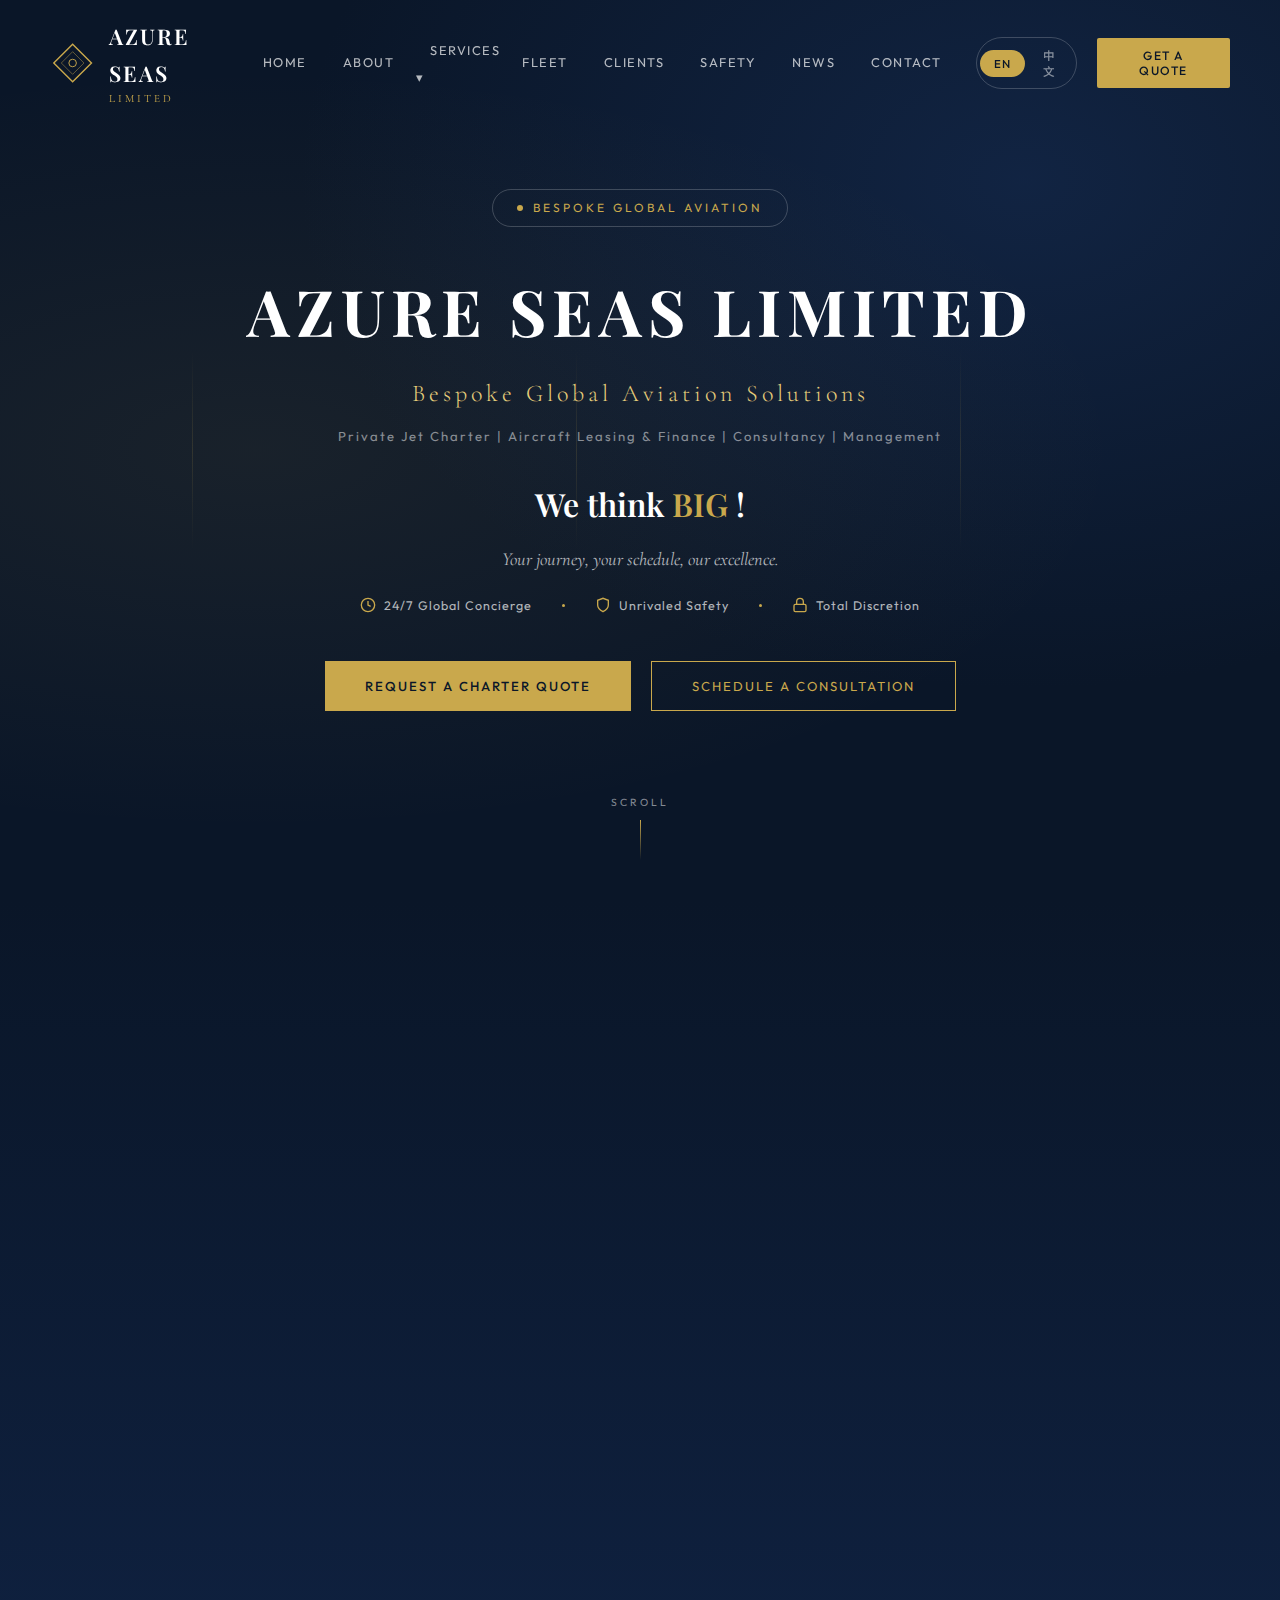
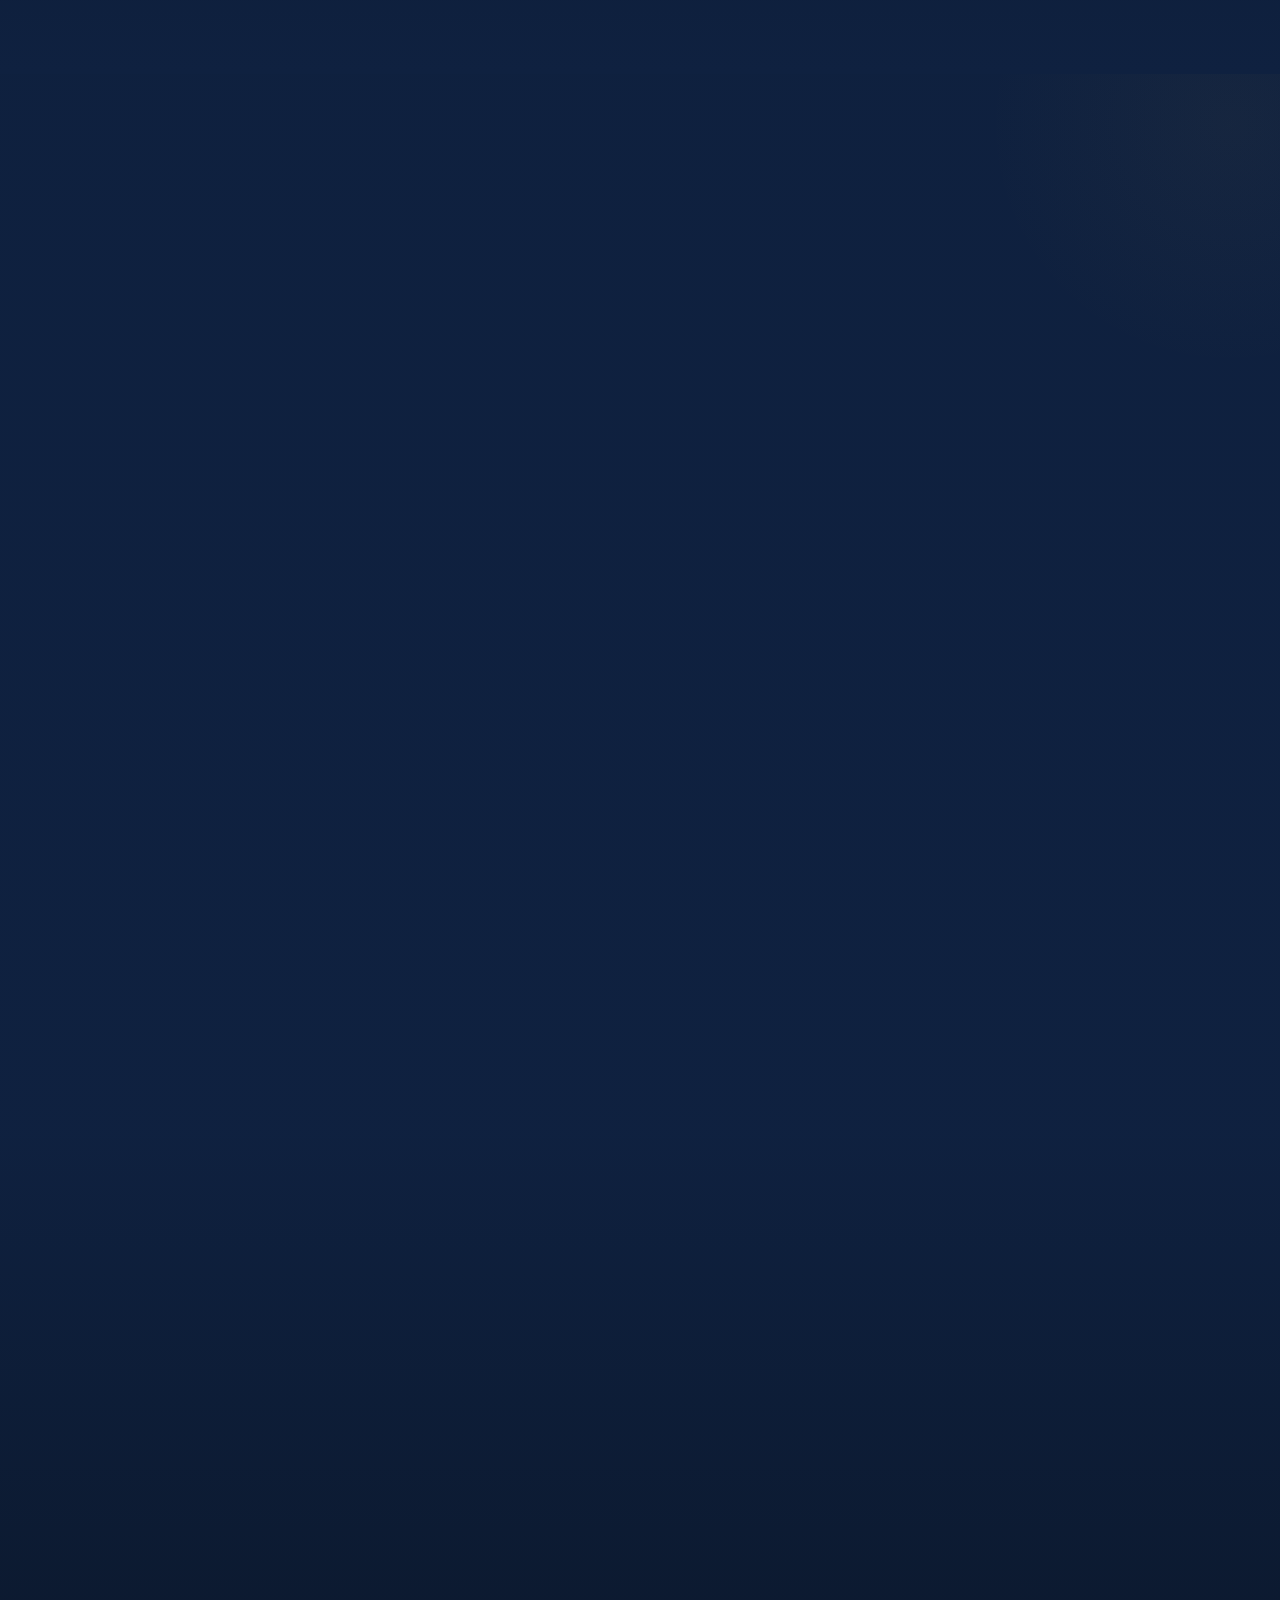
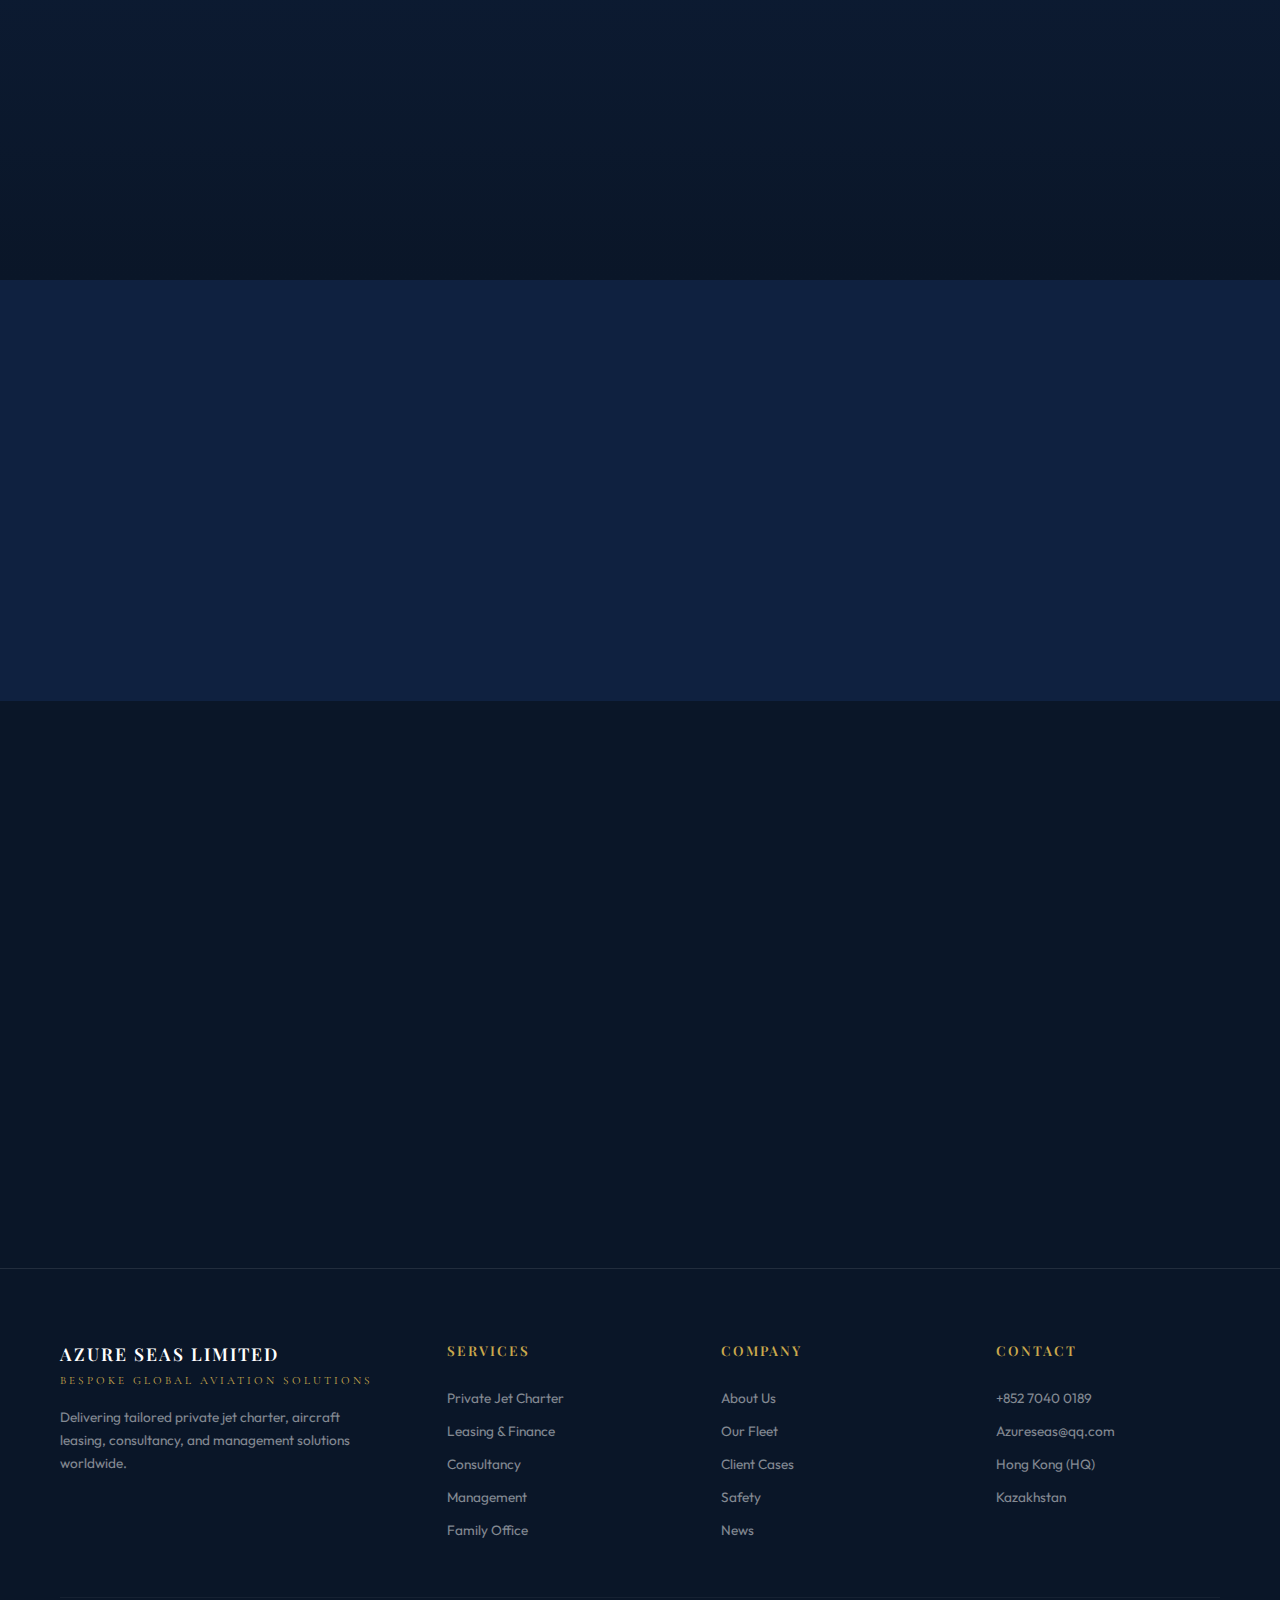
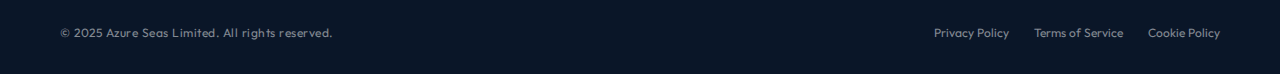
<file: index.html>
<!DOCTYPE html>
<html lang="en">
<head>
<meta charset="UTF-8">
<meta name="viewport" content="width=device-width, initial-scale=1.0">
<title>Azure Seas Limited | Bespoke Global Aviation Solutions</title>
<link rel="preconnect" href="https://fonts.googleapis.com">
<link href="https://fonts.googleapis.com/css2?family=Playfair+Display:wght@400;500;600;700&family=Cormorant+Garamond:wght@300;400;500;600&family=Outfit:wght@300;400;500;600&family=Noto+Sans+SC:wght@300;400;500;700&display=swap" rel="stylesheet">
<style>
/* ═══════════════════════════════════════════
   CSS VARIABLES & RESET
   ═══════════════════════════════════════════ */
:root {
  --navy-deep: #0a1628;
  --navy: #0f2140;
  --navy-light: #162d54;
  --gold: #c9a84c;
  --gold-light: #e4cc7a;
  --gold-pale: #f5e6b8;
  --white: #ffffff;
  --white-90: rgba(255,255,255,0.9);
  --white-70: rgba(255,255,255,0.7);
  --white-50: rgba(255,255,255,0.5);
  --white-20: rgba(255,255,255,0.2);
  --white-10: rgba(255,255,255,0.1);
  --white-05: rgba(255,255,255,0.05);
  --font-display: 'Playfair Display', 'Noto Sans SC', serif;
  --font-elegant: 'Cormorant Garamond', 'Noto Sans SC', serif;
  --font-body: 'Outfit', 'Noto Sans SC', sans-serif;
  --transition: 0.4s cubic-bezier(0.25, 0.46, 0.45, 0.94);
  --transition-fast: 0.25s ease;
}

*, *::before, *::after { margin: 0; padding: 0; box-sizing: border-box; }

html { scroll-behavior: smooth; font-size: 16px; }

body {
  font-family: var(--font-body);
  background: var(--navy-deep);
  color: var(--white-90);
  overflow-x: hidden;
  line-height: 1.7;
}

a { color: inherit; text-decoration: none; }
ul { list-style: none; }
img { max-width: 100%; display: block; }

/* ═══════════════════════════════════════════
   LOADING SCREEN
   ═══════════════════════════════════════════ */
.loader {
  position: fixed;
  inset: 0;
  z-index: 9999;
  background: var(--navy-deep);
  display: flex;
  flex-direction: column;
  align-items: center;
  justify-content: center;
  transition: opacity 0.8s ease, visibility 0.8s ease;
}

.loader.hidden {
  opacity: 0;
  visibility: hidden;
}

.loader-scene {
  position: relative;
  width: 400px;
  height: 250px;
  overflow: hidden;
}

/* Runway */
.runway {
  position: absolute;
  bottom: 60px;
  left: 0;
  right: 0;
  height: 2px;
  background: linear-gradient(90deg, transparent 0%, var(--white-20) 20%, var(--white-20) 80%, transparent 100%);
}

.runway::before {
  content: '';
  position: absolute;
  top: 0;
  left: 0;
  width: 100%;
  height: 100%;
  background: repeating-linear-gradient(90deg, var(--gold) 0px, var(--gold) 20px, transparent 20px, transparent 40px);
  animation: runwayScroll 0.8s linear infinite;
  opacity: 0.4;
}

@keyframes runwayScroll {
  0% { transform: translateX(0); }
  100% { transform: translateX(-40px); }
}

/* Runway lights */
.runway-light {
  position: absolute;
  bottom: 56px;
  width: 4px;
  height: 4px;
  background: var(--gold);
  border-radius: 50%;
  animation: lightBlink 1s infinite alternate;
  box-shadow: 0 0 8px var(--gold), 0 0 16px rgba(201, 168, 76, 0.3);
}

@keyframes lightBlink {
  0% { opacity: 0.3; }
  100% { opacity: 1; }
}

/* Jet SVG */
.loader-jet {
  position: absolute;
  bottom: 65px;
  left: 50%;
  transform: translateX(-50%);
  width: 120px;
  animation: jetTakeoff 3s cubic-bezier(0.4, 0, 0.2, 1) 0.8s forwards;
}

.loader-jet svg {
  width: 100%;
  filter: drop-shadow(0 4px 20px rgba(201, 168, 76, 0.3));
}

@keyframes jetTakeoff {
  0% {
    transform: translateX(-50%) translateY(0) rotate(0deg) scale(1);
  }
  30% {
    transform: translateX(-30%) translateY(-10px) rotate(-3deg) scale(1.02);
  }
  60% {
    transform: translateX(0%) translateY(-80px) rotate(-12deg) scale(0.9);
  }
  100% {
    transform: translateX(80%) translateY(-200px) rotate(-15deg) scale(0.5);
    opacity: 0;
  }
}

/* Exhaust trail */
.jet-trail {
  position: absolute;
  bottom: 72px;
  left: 30%;
  width: 0;
  height: 2px;
  background: linear-gradient(90deg, transparent, rgba(201, 168, 76, 0.4), rgba(255,255,255,0.1));
  border-radius: 2px;
  animation: trailGrow 3s ease-out 1s forwards;
  filter: blur(1px);
}

@keyframes trailGrow {
  0% { width: 0; opacity: 0; }
  30% { width: 80px; opacity: 0.6; }
  60% { width: 200px; opacity: 0.3; }
  100% { width: 300px; opacity: 0; }
}

/* Clouds */
.loader-cloud {
  position: absolute;
  border-radius: 50%;
  background: rgba(255,255,255,0.03);
  animation: cloudDrift 4s ease-in-out infinite alternate;
}

@keyframes cloudDrift {
  0% { transform: translateX(0); }
  100% { transform: translateX(20px); }
}

/* Stars / sky particles */
.sky-star {
  position: absolute;
  width: 2px;
  height: 2px;
  background: var(--white);
  border-radius: 50%;
  animation: starTwinkle 2s infinite alternate;
}

@keyframes starTwinkle {
  0% { opacity: 0.1; }
  100% { opacity: 0.6; }
}

/* Loader text */
.loader-brand {
  margin-top: 30px;
  text-align: center;
  animation: fadeIn 1s ease 0.3s both;
}

.loader-brand h2 {
  font-family: var(--font-display);
  font-size: 1.6rem;
  font-weight: 600;
  color: var(--white);
  letter-spacing: 6px;
  text-transform: uppercase;
  margin-bottom: 6px;
}

.loader-brand p {
  font-family: var(--font-elegant);
  font-size: 0.85rem;
  color: var(--gold);
  letter-spacing: 3px;
  text-transform: uppercase;
}

/* Progress bar */
.loader-progress {
  width: 200px;
  height: 1px;
  background: var(--white-10);
  margin-top: 30px;
  border-radius: 2px;
  overflow: hidden;
}

.loader-progress-bar {
  height: 100%;
  width: 0;
  background: linear-gradient(90deg, var(--gold), var(--gold-light));
  animation: progressFill 3.2s ease-in-out forwards;
  box-shadow: 0 0 10px var(--gold);
}

@keyframes progressFill {
  0% { width: 0; }
  40% { width: 50%; }
  70% { width: 80%; }
  100% { width: 100%; }
}

/* Scrollbar */
::-webkit-scrollbar { width: 8px; }
::-webkit-scrollbar-track { background: var(--navy-deep); }
::-webkit-scrollbar-thumb { background: var(--gold); border-radius: 4px; }

/* ═══════════════════════════════════════════
   HEADER & NAVIGATION
   ═══════════════════════════════════════════ */
.header {
  position: fixed;
  top: 0;
  left: 0;
  width: 100%;
  z-index: 1000;
  padding: 18px 50px;
  display: flex;
  align-items: center;
  justify-content: space-between;
  transition: var(--transition);
  background: transparent;
}

.header.scrolled {
  background: rgba(10, 22, 40, 0.95);
  backdrop-filter: blur(20px);
  padding: 12px 50px;
  box-shadow: 0 2px 40px rgba(0,0,0,0.3);
}

.logo {
  display: flex;
  align-items: center;
  gap: 14px;
  cursor: pointer;
}

.logo-icon {
  width: 48px;
  height: 48px;
  position: relative;
}

.logo-icon svg {
  width: 100%;
  height: 100%;
}

.logo-text {
  display: flex;
  flex-direction: column;
}

.logo-name {
  font-family: var(--font-display);
  font-size: 1.35rem;
  font-weight: 600;
  color: var(--white);
  letter-spacing: 2px;
  text-transform: uppercase;
}

.logo-tagline {
  font-family: var(--font-elegant);
  font-size: 0.7rem;
  color: var(--gold);
  letter-spacing: 3px;
  text-transform: uppercase;
  margin-top: -2px;
}

.nav { display: flex; align-items: center; gap: 8px; }

.nav-link {
  font-family: var(--font-body);
  font-size: 0.8rem;
  font-weight: 400;
  color: var(--white-70);
  letter-spacing: 1.5px;
  text-transform: uppercase;
  padding: 8px 14px;
  position: relative;
  transition: var(--transition-fast);
  cursor: pointer;
}

.nav-link::after {
  content: '';
  position: absolute;
  bottom: 2px;
  left: 50%;
  width: 0;
  height: 1px;
  background: var(--gold);
  transition: var(--transition);
  transform: translateX(-50%);
}

.nav-link:hover, .nav-link.active {
  color: var(--gold);
}

.nav-link:hover::after, .nav-link.active::after {
  width: 60%;
}

/* Dropdown */
.nav-dropdown {
  position: relative;
}

.nav-dropdown-menu {
  position: absolute;
  top: 100%;
  left: 0;
  min-width: 260px;
  background: rgba(15, 33, 64, 0.97);
  backdrop-filter: blur(20px);
  border: 1px solid var(--white-10);
  border-radius: 4px;
  padding: 10px 0;
  opacity: 0;
  visibility: hidden;
  transform: translateY(10px);
  transition: var(--transition-fast);
  box-shadow: 0 20px 60px rgba(0,0,0,0.4);
}

.nav-dropdown:hover .nav-dropdown-menu {
  opacity: 1;
  visibility: visible;
  transform: translateY(0);
}

.dropdown-link {
  display: block;
  padding: 10px 24px;
  font-size: 0.78rem;
  color: var(--white-70);
  letter-spacing: 0.5px;
  transition: var(--transition-fast);
}

.dropdown-link:hover {
  color: var(--gold);
  background: var(--white-05);
  padding-left: 30px;
}

/* Language Switcher */
.lang-switch {
  display: flex;
  align-items: center;
  gap: 2px;
  margin-left: 20px;
  border: 1px solid var(--white-20);
  border-radius: 30px;
  padding: 3px;
}

.lang-btn {
  font-family: var(--font-body);
  font-size: 0.72rem;
  font-weight: 500;
  color: var(--white-50);
  background: transparent;
  border: none;
  padding: 6px 14px;
  border-radius: 30px;
  cursor: pointer;
  transition: var(--transition-fast);
  letter-spacing: 1px;
}

.lang-btn.active {
  background: var(--gold);
  color: var(--navy-deep);
}

.lang-btn:hover:not(.active) {
  color: var(--white);
}

/* CTA Nav Button */
.nav-cta {
  font-family: var(--font-body);
  font-size: 0.75rem;
  font-weight: 500;
  color: var(--navy-deep);
  background: var(--gold);
  border: none;
  padding: 10px 24px;
  border-radius: 2px;
  cursor: pointer;
  letter-spacing: 1.5px;
  text-transform: uppercase;
  transition: var(--transition);
  margin-left: 10px;
}

.nav-cta:hover {
  background: var(--gold-light);
  transform: translateY(-1px);
  box-shadow: 0 4px 20px rgba(201, 168, 76, 0.3);
}

/* Mobile Burger */
.burger {
  display: none;
  flex-direction: column;
  gap: 5px;
  cursor: pointer;
  padding: 5px;
}

.burger span {
  width: 28px;
  height: 1.5px;
  background: var(--white);
  transition: var(--transition-fast);
}

/* ═══════════════════════════════════════════
   PAGE SYSTEM
   ═══════════════════════════════════════════ */
.page {
  display: none;
  min-height: 100vh;
}

.page.active {
  display: block;
}

/* ═══════════════════════════════════════════
   HERO SECTION
   ═══════════════════════════════════════════ */
.hero {
  position: relative;
  height: 100vh;
  min-height: 700px;
  display: flex;
  align-items: center;
  justify-content: center;
  overflow: hidden;
}

.hero-bg {
  position: absolute;
  inset: 0;
  background: 
    radial-gradient(ellipse at 20% 50%, rgba(201, 168, 76, 0.08) 0%, transparent 60%),
    radial-gradient(ellipse at 80% 20%, rgba(22, 45, 84, 0.6) 0%, transparent 50%),
    linear-gradient(180deg, rgba(10,22,40,0.7) 0%, rgba(10,22,40,0.5) 50%, rgba(10,22,40,0.85) 100%),
    url('https://images.unsplash.com/photo-1540962351504-03099e0a754b?w=1920&q=80') center/cover no-repeat;
}

.hero-particles {
  position: absolute;
  inset: 0;
  overflow: hidden;
}

.particle {
  position: absolute;
  width: 2px;
  height: 2px;
  background: var(--gold);
  border-radius: 50%;
  opacity: 0;
  animation: particleFloat 8s infinite;
}

@keyframes particleFloat {
  0% { opacity: 0; transform: translateY(100vh) scale(0); }
  10% { opacity: 0.6; }
  90% { opacity: 0.6; }
  100% { opacity: 0; transform: translateY(-10vh) scale(1); }
}

.hero-line {
  position: absolute;
  width: 1px;
  height: 200px;
  background: linear-gradient(to bottom, transparent, var(--gold), transparent);
  opacity: 0.15;
  animation: lineMove 12s infinite linear;
}

@keyframes lineMove {
  0% { transform: translateY(-200px); }
  100% { transform: translateY(calc(100vh + 200px)); }
}

.hero-content {
  position: relative;
  z-index: 2;
  text-align: center;
  padding: 0 20px;
  max-width: 900px;
}

.hero-badge {
  display: inline-flex;
  align-items: center;
  gap: 10px;
  padding: 8px 24px;
  border: 1px solid var(--white-20);
  border-radius: 50px;
  margin-bottom: 30px;
  font-size: 0.75rem;
  letter-spacing: 3px;
  text-transform: uppercase;
  color: var(--gold);
  animation: fadeInDown 1s ease 0.2s both;
}

.hero-badge::before {
  content: '';
  width: 6px;
  height: 6px;
  background: var(--gold);
  border-radius: 50%;
  animation: pulse 2s infinite;
}

@keyframes pulse {
  0%, 100% { opacity: 1; transform: scale(1); }
  50% { opacity: 0.5; transform: scale(1.5); }
}

.hero-company {
  font-family: var(--font-display);
  font-size: clamp(2.5rem, 5vw, 4.2rem);
  font-weight: 700;
  color: var(--white);
  letter-spacing: 6px;
  text-transform: uppercase;
  margin-bottom: 8px;
  animation: fadeInDown 1s ease 0.4s both;
}

.hero-subtitle {
  font-family: var(--font-elegant);
  font-size: clamp(1.1rem, 2vw, 1.5rem);
  font-weight: 300;
  color: var(--gold-light);
  letter-spacing: 4px;
  margin-bottom: 10px;
  animation: fadeInDown 1s ease 0.6s both;
}

.hero-services {
  font-family: var(--font-body);
  font-size: 0.82rem;
  color: var(--white-50);
  letter-spacing: 2px;
  margin-bottom: 30px;
  animation: fadeInDown 1s ease 0.7s both;
}

.hero-think-big {
  font-family: var(--font-display);
  font-size: clamp(1.3rem, 2.5vw, 2rem);
  font-weight: 600;
  color: var(--white);
  margin-bottom: 12px;
  animation: fadeInDown 1s ease 0.8s both;
}

.hero-think-big span {
  color: var(--gold);
}

.hero-journey {
  font-family: var(--font-elegant);
  font-size: 1.15rem;
  color: var(--white-70);
  font-style: italic;
  margin-bottom: 20px;
  animation: fadeInDown 1s ease 0.9s both;
}

.hero-features {
  display: flex;
  align-items: center;
  justify-content: center;
  gap: 30px;
  margin-bottom: 45px;
  animation: fadeInDown 1s ease 1s both;
}

.hero-feature {
  display: flex;
  align-items: center;
  gap: 8px;
  font-size: 0.78rem;
  color: var(--white-70);
  letter-spacing: 1px;
}

.hero-feature svg {
  width: 16px;
  height: 16px;
  stroke: var(--gold);
  fill: none;
  stroke-width: 2;
}

.hero-dot {
  width: 3px;
  height: 3px;
  background: var(--gold);
  border-radius: 50%;
}

.hero-ctas {
  display: flex;
  justify-content: center;
  gap: 20px;
  animation: fadeInUp 1s ease 1.1s both;
}

.btn-primary {
  font-family: var(--font-body);
  font-size: 0.82rem;
  font-weight: 500;
  color: var(--navy-deep);
  background: var(--gold);
  border: none;
  padding: 16px 40px;
  letter-spacing: 2px;
  text-transform: uppercase;
  cursor: pointer;
  transition: var(--transition);
  position: relative;
  overflow: hidden;
}

.btn-primary::before {
  content: '';
  position: absolute;
  top: 0;
  left: -100%;
  width: 100%;
  height: 100%;
  background: linear-gradient(90deg, transparent, rgba(255,255,255,0.2), transparent);
  transition: 0.6s;
}

.btn-primary:hover::before { left: 100%; }

.btn-primary:hover {
  background: var(--gold-light);
  transform: translateY(-2px);
  box-shadow: 0 8px 30px rgba(201, 168, 76, 0.3);
}

.btn-outline {
  font-family: var(--font-body);
  font-size: 0.82rem;
  font-weight: 400;
  color: var(--gold);
  background: transparent;
  border: 1px solid var(--gold);
  padding: 16px 40px;
  letter-spacing: 2px;
  text-transform: uppercase;
  cursor: pointer;
  transition: var(--transition);
}

.btn-outline:hover {
  background: var(--gold);
  color: var(--navy-deep);
  transform: translateY(-2px);
}

.hero-scroll {
  position: absolute;
  bottom: 40px;
  left: 50%;
  transform: translateX(-50%);
  display: flex;
  flex-direction: column;
  align-items: center;
  gap: 8px;
  animation: fadeInUp 1s ease 1.5s both;
}

.hero-scroll span {
  font-size: 0.65rem;
  letter-spacing: 3px;
  text-transform: uppercase;
  color: var(--white-50);
}

.scroll-line {
  width: 1px;
  height: 40px;
  background: linear-gradient(to bottom, var(--gold), transparent);
  animation: scrollLine 2s infinite;
}

@keyframes scrollLine {
  0% { opacity: 1; transform: scaleY(1); }
  50% { opacity: 0.3; transform: scaleY(0.5); }
  100% { opacity: 1; transform: scaleY(1); }
}

/* Animations */
@keyframes fadeInDown {
  from { opacity: 0; transform: translateY(-20px); }
  to { opacity: 1; transform: translateY(0); }
}

@keyframes fadeInUp {
  from { opacity: 0; transform: translateY(30px); }
  to { opacity: 1; transform: translateY(0); }
}

@keyframes fadeIn {
  from { opacity: 0; }
  to { opacity: 1; }
}

/* ═══════════════════════════════════════════
   SECTIONS BASE
   ═══════════════════════════════════════════ */
.section {
  padding: 120px 60px;
  position: relative;
}

.section-label {
  font-size: 0.7rem;
  letter-spacing: 4px;
  text-transform: uppercase;
  color: var(--gold);
  margin-bottom: 16px;
  display: flex;
  align-items: center;
  gap: 12px;
}

.section-label::before {
  content: '';
  width: 40px;
  height: 1px;
  background: var(--gold);
}

.section-title {
  font-family: var(--font-display);
  font-size: clamp(2rem, 3.5vw, 3rem);
  font-weight: 600;
  color: var(--white);
  margin-bottom: 20px;
  line-height: 1.2;
}

.section-subtitle {
  font-family: var(--font-elegant);
  font-size: 1.15rem;
  color: var(--white-70);
  max-width: 700px;
  line-height: 1.8;
}

/* ═══════════════════════════════════════════
   ABOUT INTRO SECTION
   ═══════════════════════════════════════════ */
.about-intro {
  background: linear-gradient(180deg, var(--navy-deep) 0%, var(--navy) 100%);
}

.about-intro-grid {
  display: grid;
  grid-template-columns: 1fr 1fr;
  gap: 80px;
  align-items: center;
  max-width: 1300px;
  margin: 0 auto;
}

.about-intro-text .section-subtitle {
  max-width: 100%;
  margin-bottom: 30px;
}

.about-intro-visual {
  position: relative;
  height: 450px;
  border-radius: 8px;
  overflow: hidden;
  background: 
    linear-gradient(135deg, rgba(10,22,40,0.4), rgba(15,33,64,0.6)),
    url('https://images.unsplash.com/photo-1474302770737-173ee21bab63?w=800&q=80') center/cover no-repeat;
}

.about-visual-card {
  position: absolute;
  background: linear-gradient(135deg, var(--navy-light), var(--navy));
  border: 1px solid var(--white-10);
  border-radius: 8px;
  padding: 30px;
  backdrop-filter: blur(10px);
}

.about-visual-card.card-1 {
  top: 0;
  right: 0;
  width: 280px;
}

.about-visual-card.card-2 {
  bottom: 40px;
  left: 0;
  width: 260px;
}

.about-visual-card.card-3 {
  top: 50%;
  left: 50%;
  transform: translate(-50%, -50%);
  width: 200px;
  text-align: center;
  border-color: var(--gold);
  background: linear-gradient(135deg, rgba(201, 168, 76, 0.1), var(--navy));
}

.visual-stat {
  font-family: var(--font-display);
  font-size: 2.5rem;
  font-weight: 700;
  color: var(--gold);
  line-height: 1;
  margin-bottom: 6px;
}

.visual-stat-label {
  font-size: 0.78rem;
  color: var(--white-50);
  letter-spacing: 1px;
}

/* ═══════════════════════════════════════════
   CORE SERVICES SECTION
   ═══════════════════════════════════════════ */
.services-section {
  background: 
    linear-gradient(180deg, rgba(15,33,64,0.95) 0%, rgba(15,33,64,0.98) 100%),
    url('https://images.unsplash.com/photo-1474302770737-173ee21bab63?w=1920&q=60&fit=crop') center/cover no-repeat;
  position: relative;
  overflow: hidden;
}

.services-section::before {
  content: '';
  position: absolute;
  top: -200px;
  right: -200px;
  width: 500px;
  height: 500px;
  border-radius: 50%;
  background: radial-gradient(circle, rgba(201, 168, 76, 0.04) 0%, transparent 70%);
}

.services-header {
  text-align: center;
  margin-bottom: 70px;
}

.services-header .section-subtitle {
  margin: 0 auto;
}

.services-grid {
  display: grid;
  grid-template-columns: repeat(auto-fit, minmax(280px, 1fr));
  gap: 30px;
  max-width: 1300px;
  margin: 0 auto;
}

.service-card {
  background: linear-gradient(145deg, var(--navy-deep), var(--navy-light));
  border: 1px solid var(--white-10);
  border-radius: 4px;
  padding: 40px 30px;
  transition: var(--transition);
  position: relative;
  overflow: hidden;
  cursor: pointer;
}

.service-card::before {
  content: '';
  position: absolute;
  top: 0;
  left: 0;
  width: 100%;
  height: 3px;
  background: var(--gold);
  transform: scaleX(0);
  transform-origin: left;
  transition: var(--transition);
}

.service-card:hover::before {
  transform: scaleX(1);
}

.service-card:hover {
  border-color: var(--white-20);
  transform: translateY(-5px);
  box-shadow: 0 20px 60px rgba(0,0,0,0.3);
}

.service-icon {
  width: 50px;
  height: 50px;
  margin-bottom: 24px;
  color: var(--gold);
}

.service-icon svg {
  width: 100%;
  height: 100%;
  stroke: var(--gold);
  fill: none;
  stroke-width: 1.5;
}

.service-card h3 {
  font-family: var(--font-display);
  font-size: 1.2rem;
  font-weight: 600;
  color: var(--white);
  margin-bottom: 14px;
}

.service-card p {
  font-size: 0.88rem;
  color: var(--white-50);
  line-height: 1.7;
}

.service-card .learn-more {
  display: inline-flex;
  align-items: center;
  gap: 8px;
  margin-top: 20px;
  font-size: 0.78rem;
  color: var(--gold);
  letter-spacing: 1px;
  text-transform: uppercase;
  transition: var(--transition-fast);
}

.service-card:hover .learn-more {
  gap: 14px;
}

/* ═══════════════════════════════════════════
   WHY CHOOSE US
   ═══════════════════════════════════════════ */
.why-section {
  background: 
    linear-gradient(180deg, rgba(15,33,64,0.97) 0%, rgba(10,22,40,0.98) 100%),
    url('https://images.unsplash.com/photo-1540962351504-03099e0a754b?w=1920&q=60&fit=crop') center/cover no-repeat;
}

.why-grid {
  display: grid;
  grid-template-columns: repeat(3, 1fr);
  gap: 40px;
  max-width: 1100px;
  margin: 50px auto 0;
}

.why-item {
  text-align: center;
  padding: 35px 20px;
  border: 1px solid var(--white-05);
  border-radius: 4px;
  transition: var(--transition);
}

.why-item:hover {
  border-color: var(--gold);
  background: var(--white-05);
}

.why-icon {
  width: 44px;
  height: 44px;
  margin: 0 auto 18px;
  display: flex;
  align-items: center;
  justify-content: center;
}

.why-icon svg {
  width: 100%;
  height: 100%;
  stroke: var(--gold);
  fill: none;
  stroke-width: 1.5;
}

.why-item h4 {
  font-family: var(--font-display);
  font-size: 1rem;
  font-weight: 500;
  color: var(--white);
  letter-spacing: 0.5px;
}

/* ═══════════════════════════════════════════
   TESTIMONIALS
   ═══════════════════════════════════════════ */
.testimonials-section {
  background: var(--navy-deep);
  overflow: hidden;
}

.testimonials-grid {
  display: grid;
  grid-template-columns: 1fr 1fr;
  gap: 40px;
  max-width: 1100px;
  margin: 50px auto 0;
}

.testimonial-card {
  background: linear-gradient(145deg, var(--navy), var(--navy-light));
  border: 1px solid var(--white-10);
  border-left: 3px solid var(--gold);
  border-radius: 0 4px 4px 0;
  padding: 40px;
  position: relative;
}

.testimonial-card::before {
  content: '"';
  font-family: var(--font-display);
  font-size: 5rem;
  color: var(--gold);
  opacity: 0.15;
  position: absolute;
  top: 10px;
  right: 30px;
  line-height: 1;
}

.testimonial-card p {
  font-family: var(--font-elegant);
  font-size: 1.1rem;
  color: var(--white-70);
  font-style: italic;
  line-height: 1.8;
  margin-bottom: 20px;
}

.testimonial-author {
  font-size: 0.82rem;
  color: var(--gold);
  letter-spacing: 1px;
}

/* ═══════════════════════════════════════════
   FEATURED HIGHLIGHTS
   ═══════════════════════════════════════════ */
.highlights-section {
  background: var(--navy);
  text-align: center;
}

.highlights-tags {
  display: flex;
  justify-content: center;
  gap: 20px;
  margin-top: 40px;
}

.highlight-tag {
  padding: 14px 32px;
  border: 1px solid var(--white-20);
  border-radius: 50px;
  font-size: 0.85rem;
  color: var(--white-70);
  letter-spacing: 1px;
  transition: var(--transition);
  cursor: pointer;
}

.highlight-tag:hover {
  border-color: var(--gold);
  color: var(--gold);
  background: rgba(201, 168, 76, 0.05);
}

/* ═══════════════════════════════════════════
   FOOTER
   ═══════════════════════════════════════════ */
.footer {
  background: var(--navy-deep);
  border-top: 1px solid var(--white-10);
  padding: 70px 60px 30px;
}

.footer-grid {
  display: grid;
  grid-template-columns: 1.5fr 1fr 1fr 1fr;
  gap: 50px;
  max-width: 1300px;
  margin: 0 auto 50px;
}

.footer-brand .logo-name {
  font-size: 1.1rem;
  margin-bottom: 4px;
}

.footer-brand .logo-tagline {
  margin-bottom: 16px;
}

.footer-brand p {
  font-size: 0.85rem;
  color: var(--white-50);
  line-height: 1.7;
  max-width: 300px;
}

.footer-col h5 {
  font-family: var(--font-display);
  font-size: 0.85rem;
  font-weight: 600;
  color: var(--gold);
  letter-spacing: 2px;
  text-transform: uppercase;
  margin-bottom: 20px;
}

.footer-col a {
  display: block;
  font-size: 0.85rem;
  color: var(--white-50);
  padding: 5px 0;
  transition: var(--transition-fast);
}

.footer-col a:hover {
  color: var(--gold);
  padding-left: 5px;
}

.footer-bottom {
  border-top: 1px solid var(--white-05);
  padding-top: 25px;
  display: flex;
  justify-content: space-between;
  align-items: center;
  max-width: 1300px;
  margin: 0 auto;
}

.footer-bottom p {
  font-size: 0.75rem;
  color: var(--white-50);
  letter-spacing: 0.5px;
}

.footer-legal {
  display: flex;
  gap: 25px;
}

.footer-legal a {
  font-size: 0.75rem;
  color: var(--white-50);
  transition: var(--transition-fast);
}

.footer-legal a:hover {
  color: var(--gold);
}

/* ═══════════════════════════════════════════
   PAGE HEADERS (for inner pages)
   ═══════════════════════════════════════════ */
.page-header {
  padding: 160px 60px 80px;
  text-align: center;
  background: linear-gradient(180deg, rgba(10,22,40,0.85), rgba(15,33,64,0.9)),
    url('https://images.unsplash.com/photo-1540962351504-03099e0a754b?w=1920&q=70&fit=crop&crop=top') center/cover no-repeat;
  position: relative;
  overflow: hidden;
}

.page-header::before {
  content: '';
  position: absolute;
  inset: 0;
  background: 
    radial-gradient(ellipse at 30% 50%, rgba(201, 168, 76, 0.05) 0%, transparent 60%),
    radial-gradient(ellipse at 70% 30%, rgba(22, 45, 84, 0.4) 0%, transparent 50%);
}

.page-header .section-label,
.page-header .section-title,
.page-header .section-subtitle {
  position: relative;
  z-index: 2;
}

.page-header .section-label {
  justify-content: center;
}

.page-header .section-subtitle {
  margin: 0 auto;
}

/* ═══════════════════════════════════════════
   ABOUT PAGE
   ═══════════════════════════════════════════ */
.story-section {
  background: var(--navy);
}

.story-grid {
  display: grid;
  grid-template-columns: 1fr 1fr;
  gap: 80px;
  max-width: 1200px;
  margin: 0 auto;
  align-items: center;
}

.story-text p {
  font-size: 0.95rem;
  color: var(--white-70);
  line-height: 1.85;
  margin-bottom: 20px;
}

.story-visual {
  position: relative;
  height: 400px;
  border: 1px solid var(--white-10);
  border-radius: 8px;
  overflow: hidden;
  background: 
    linear-gradient(135deg, rgba(22,45,84,0.3), rgba(10,22,40,0.5)),
    url('https://images.unsplash.com/photo-1540962351504-03099e0a754b?w=800&q=80&fit=crop&crop=right') center/cover no-repeat;
  display: flex;
  align-items: center;
  justify-content: center;
}

.story-visual-inner {
  text-align: center;
}

.story-visual svg {
  width: 120px;
  height: 120px;
  stroke: var(--gold);
  fill: none;
  stroke-width: 0.8;
  opacity: 0.3;
}

.mission-section {
  background: var(--navy-deep);
}

.mission-grid {
  display: grid;
  grid-template-columns: 1fr 1fr;
  gap: 40px;
  max-width: 1100px;
  margin: 50px auto 0;
}

.mission-card {
  background: linear-gradient(145deg, var(--navy), var(--navy-light));
  border: 1px solid var(--white-10);
  padding: 45px;
  border-radius: 4px;
}

.mission-card h3 {
  font-family: var(--font-display);
  font-size: 1.3rem;
  font-weight: 600;
  color: var(--gold);
  margin-bottom: 16px;
}

.mission-card p {
  font-size: 0.92rem;
  color: var(--white-70);
  line-height: 1.8;
}

.values-row {
  display: flex;
  justify-content: center;
  gap: 30px;
  flex-wrap: wrap;
  max-width: 1000px;
  margin: 50px auto 0;
}

.value-item {
  display: flex;
  align-items: center;
  gap: 10px;
  padding: 12px 28px;
  border: 1px solid var(--white-10);
  border-radius: 50px;
  font-size: 0.88rem;
  color: var(--white-70);
  transition: var(--transition);
}

.value-item:hover {
  border-color: var(--gold);
  color: var(--gold);
}

.value-item svg {
  width: 16px;
  height: 16px;
  stroke: var(--gold);
  fill: none;
  stroke-width: 2;
}

.leadership-section {
  background: var(--navy);
}

.leadership-section .section-subtitle {
  max-width: 900px;
}

.reach-section {
  background: var(--navy-deep);
}

.reach-grid {
  display: grid;
  grid-template-columns: repeat(auto-fit, minmax(200px, 1fr));
  gap: 25px;
  max-width: 1000px;
  margin: 50px auto 0;
}

.reach-item {
  text-align: center;
  padding: 30px 15px;
  border: 1px solid var(--white-05);
  border-radius: 4px;
  transition: var(--transition);
}

.reach-item:hover {
  border-color: var(--gold);
}

.reach-item h4 {
  font-family: var(--font-display);
  font-size: 0.95rem;
  color: var(--white);
  margin-bottom: 4px;
}

.reach-item p {
  font-size: 0.78rem;
  color: var(--white-50);
}

.commitment-section {
  background: var(--navy);
}

.commitment-section .section-subtitle {
  max-width: 900px;
}

/* ═══════════════════════════════════════════
   SERVICE DETAIL PAGES
   ═══════════════════════════════════════════ */
.service-detail {
  background: var(--navy);
}

.service-detail-grid {
  display: grid;
  grid-template-columns: 1fr 1fr;
  gap: 60px;
  max-width: 1200px;
  margin: 0 auto;
}

.service-detail-list {
  display: flex;
  flex-direction: column;
  gap: 14px;
}

.service-detail-item {
  display: flex;
  align-items: center;
  gap: 14px;
  padding: 16px 20px;
  border: 1px solid var(--white-05);
  border-radius: 4px;
  font-size: 0.9rem;
  color: var(--white-70);
  transition: var(--transition);
}

.service-detail-item:hover {
  border-color: var(--gold);
  padding-left: 26px;
}

.service-detail-item svg {
  width: 18px;
  height: 18px;
  stroke: var(--gold);
  fill: none;
  stroke-width: 2;
  flex-shrink: 0;
}

.process-section {
  background: var(--navy-deep);
}

.process-steps {
  display: flex;
  gap: 20px;
  max-width: 1200px;
  margin: 50px auto 0;
  position: relative;
}

.process-steps::before {
  content: '';
  position: absolute;
  top: 35px;
  left: 35px;
  right: 35px;
  height: 1px;
  background: var(--white-10);
}

.process-step {
  flex: 1;
  text-align: center;
  position: relative;
}

.step-number {
  width: 70px;
  height: 70px;
  border-radius: 50%;
  border: 1px solid var(--gold);
  display: flex;
  align-items: center;
  justify-content: center;
  font-family: var(--font-display);
  font-size: 1.3rem;
  color: var(--gold);
  margin: 0 auto 18px;
  background: var(--navy-deep);
  position: relative;
  z-index: 2;
}

.process-step h4 {
  font-family: var(--font-body);
  font-size: 0.85rem;
  color: var(--white);
  font-weight: 500;
  letter-spacing: 0.5px;
}

.service-cta-section {
  background: var(--navy);
  text-align: center;
  padding: 80px 60px;
}

.service-cta-section .btn-primary {
  margin: 0 10px;
}

/* ═══════════════════════════════════════════
   FLEET PAGE
   ═══════════════════════════════════════════ */
.fleet-section {
  background: var(--navy);
}

.fleet-categories {
  display: grid;
  grid-template-columns: repeat(auto-fit, minmax(280px, 1fr));
  gap: 30px;
  max-width: 1300px;
  margin: 50px auto 0;
}

.fleet-card {
  background: linear-gradient(145deg, var(--navy-deep), var(--navy-light));
  border: 1px solid var(--white-10);
  border-radius: 6px;
  overflow: hidden;
  transition: var(--transition);
}

.fleet-card:hover {
  transform: translateY(-5px);
  border-color: var(--gold);
  box-shadow: 0 20px 50px rgba(0,0,0,0.3);
}

.fleet-card-img {
  height: 200px;
  background: linear-gradient(135deg, rgba(22,45,84,0.3), rgba(10,22,40,0.5)),
    url('https://images.unsplash.com/photo-1540962351504-03099e0a754b?w=600&q=80') center/cover no-repeat;
  display: flex;
  align-items: center;
  justify-content: center;
  border-bottom: 1px solid var(--white-10);
  position: relative;
}

.fleet-card:nth-child(2) .fleet-card-img {
  background: linear-gradient(135deg, rgba(22,45,84,0.3), rgba(10,22,40,0.5)),
    url('https://images.unsplash.com/photo-1474302770737-173ee21bab63?w=600&q=80') center/cover no-repeat;
}

.fleet-card:nth-child(3) .fleet-card-img {
  background: linear-gradient(135deg, rgba(22,45,84,0.3), rgba(10,22,40,0.5)),
    url('https://images.unsplash.com/photo-1540962351504-03099e0a754b?w=600&q=80&fit=crop&crop=left') center/cover no-repeat;
}

.fleet-card:nth-child(4) .fleet-card-img {
  background: linear-gradient(135deg, rgba(22,45,84,0.3), rgba(10,22,40,0.5)),
    url('https://images.unsplash.com/photo-1474302770737-173ee21bab63?w=600&q=80&fit=crop&crop=bottom') center/cover no-repeat;
}

.fleet-card-img svg {
  width: 80px;
  height: 80px;
  stroke: var(--gold);
  fill: none;
  stroke-width: 0.8;
  opacity: 0.5;
}

.fleet-card-body {
  padding: 28px;
}

.fleet-card-body h3 {
  font-family: var(--font-display);
  font-size: 1.15rem;
  color: var(--white);
  margin-bottom: 12px;
}

.fleet-specs {
  display: grid;
  grid-template-columns: 1fr 1fr;
  gap: 8px;
}

.fleet-spec {
  font-size: 0.78rem;
  color: var(--white-50);
  display: flex;
  align-items: center;
  gap: 6px;
}

.fleet-spec svg {
  width: 14px;
  height: 14px;
  stroke: var(--gold);
  fill: none;
  stroke-width: 2;
}

/* ═══════════════════════════════════════════
   SAFETY PAGE
   ═══════════════════════════════════════════ */
.standards-section {
  background: var(--navy);
}

.standards-badges {
  display: flex;
  justify-content: center;
  gap: 40px;
  flex-wrap: wrap;
  max-width: 800px;
  margin: 50px auto 0;
}

.standard-badge {
  width: 100px;
  height: 100px;
  border: 1px solid var(--white-20);
  border-radius: 50%;
  display: flex;
  align-items: center;
  justify-content: center;
  font-family: var(--font-display);
  font-size: 0.85rem;
  font-weight: 600;
  color: var(--gold);
  letter-spacing: 1px;
  transition: var(--transition);
}

.standard-badge:hover {
  border-color: var(--gold);
  background: rgba(201, 168, 76, 0.05);
  transform: scale(1.05);
}

/* ═══════════════════════════════════════════
   NEWS PAGE
   ═══════════════════════════════════════════ */
.news-section {
  background: var(--navy);
}

.news-grid {
  display: grid;
  grid-template-columns: repeat(auto-fit, minmax(280px, 1fr));
  gap: 30px;
  max-width: 1200px;
  margin: 50px auto 0;
}

.news-card {
  background: linear-gradient(145deg, var(--navy-deep), var(--navy-light));
  border: 1px solid var(--white-10);
  border-radius: 6px;
  padding: 35px;
  transition: var(--transition);
}

.news-card:hover {
  border-color: var(--gold);
  transform: translateY(-3px);
}

.news-card-label {
  font-size: 0.7rem;
  letter-spacing: 2px;
  text-transform: uppercase;
  color: var(--gold);
  margin-bottom: 14px;
}

.news-card h3 {
  font-family: var(--font-display);
  font-size: 1.1rem;
  color: var(--white);
  margin-bottom: 12px;
}

.news-card p {
  font-size: 0.85rem;
  color: var(--white-50);
  line-height: 1.7;
}

/* ═══════════════════════════════════════════
   CONTACT PAGE
   ═══════════════════════════════════════════ */
.contact-section {
  background: var(--navy);
}

.contact-grid {
  display: grid;
  grid-template-columns: 1fr 1.3fr;
  gap: 60px;
  max-width: 1200px;
  margin: 0 auto;
}

.contact-info-block {
  margin-bottom: 35px;
}

.contact-info-block h4 {
  font-family: var(--font-display);
  font-size: 0.95rem;
  color: var(--gold);
  margin-bottom: 10px;
  font-weight: 500;
}

.contact-info-block p {
  font-size: 0.9rem;
  color: var(--white-70);
  line-height: 1.7;
}

.contact-form {
  display: flex;
  flex-direction: column;
  gap: 20px;
}

.form-row {
  display: grid;
  grid-template-columns: 1fr 1fr;
  gap: 20px;
}

.form-group {
  display: flex;
  flex-direction: column;
  gap: 6px;
}

.form-group label {
  font-size: 0.75rem;
  color: var(--white-50);
  letter-spacing: 1.5px;
  text-transform: uppercase;
}

.form-group input,
.form-group select,
.form-group textarea {
  font-family: var(--font-body);
  font-size: 0.9rem;
  color: var(--white);
  background: var(--navy-deep);
  border: 1px solid var(--white-10);
  padding: 14px 18px;
  border-radius: 3px;
  outline: none;
  transition: var(--transition-fast);
}

.form-group input:focus,
.form-group select:focus,
.form-group textarea:focus {
  border-color: var(--gold);
}

.form-group textarea {
  min-height: 120px;
  resize: vertical;
}

.form-group select {
  appearance: none;
  cursor: pointer;
}

/* ═══════════════════════════════════════════
   LEGAL PAGE
   ═══════════════════════════════════════════ */
.legal-section {
  background: var(--navy);
}

.legal-content {
  max-width: 800px;
  margin: 0 auto;
}

.legal-content h3 {
  font-family: var(--font-display);
  font-size: 1.2rem;
  color: var(--gold);
  margin: 40px 0 16px;
}

.legal-content p {
  font-size: 0.9rem;
  color: var(--white-70);
  line-height: 1.8;
  margin-bottom: 16px;
}

/* ═══════════════════════════════════════════
   MOBILE NAVIGATION
   ═══════════════════════════════════════════ */
.mobile-menu {
  display: none;
  position: fixed;
  inset: 0;
  background: rgba(10, 22, 40, 0.98);
  backdrop-filter: blur(20px);
  z-index: 999;
  flex-direction: column;
  align-items: center;
  justify-content: center;
  gap: 20px;
  opacity: 0;
  visibility: hidden;
  transition: var(--transition);
}

.mobile-menu.open {
  opacity: 1;
  visibility: visible;
}

.mobile-menu .nav-link {
  font-size: 1.1rem;
  letter-spacing: 2px;
}

.mobile-close {
  position: absolute;
  top: 25px;
  right: 30px;
  font-size: 2rem;
  color: var(--white);
  cursor: pointer;
  background: none;
  border: none;
}

/* ═══════════════════════════════════════════
   RESPONSIVE
   ═══════════════════════════════════════════ */
@media (max-width: 1024px) {
  .header { padding: 15px 30px; }
  .section { padding: 80px 30px; }
  .footer { padding: 50px 30px 25px; }
  .about-intro-grid { grid-template-columns: 1fr; gap: 40px; }
  .about-intro-visual { height: 300px; }
  .services-grid { grid-template-columns: 1fr 1fr; }
  .why-grid { grid-template-columns: 1fr 1fr; }
  .story-grid { grid-template-columns: 1fr; }
  .service-detail-grid { grid-template-columns: 1fr; }
  .contact-grid { grid-template-columns: 1fr; }
  .footer-grid { grid-template-columns: 1fr 1fr; gap: 30px; }
}

@media (max-width: 768px) {
  .nav { display: none; }
  .lang-switch { margin-left: auto; }
  .nav-cta { display: none; }
  .burger { display: flex; }
  .mobile-menu { display: flex; }
  .header { padding: 12px 20px; }
  .section { padding: 60px 20px; }
  .hero-features { flex-direction: column; gap: 12px; }
  .hero-ctas { flex-direction: column; align-items: center; }
  .btn-primary, .btn-outline { width: 100%; max-width: 300px; text-align: center; }
  .services-grid { grid-template-columns: 1fr; }
  .why-grid { grid-template-columns: 1fr; }
  .testimonials-grid { grid-template-columns: 1fr; }
  .highlights-tags { flex-wrap: wrap; }
  .mission-grid { grid-template-columns: 1fr; }
  .process-steps { flex-direction: column; }
  .process-steps::before { display: none; }
  .fleet-categories { grid-template-columns: 1fr; }
  .form-row { grid-template-columns: 1fr; }
  .footer-grid { grid-template-columns: 1fr; }
  .footer-bottom { flex-direction: column; gap: 15px; text-align: center; }
  .page-header { padding: 130px 20px 60px; }
}

/* Scroll reveal */
.reveal {
  opacity: 0;
  transform: translateY(30px);
  transition: opacity 0.8s ease, transform 0.8s ease;
}

.reveal.visible {
  opacity: 1;
  transform: translateY(0);
}
</style>
</head>
<body>

<!-- ═══════════════════════════════════════════
     LOADING SCREEN
     ═══════════════════════════════════════════ -->
<div class="loader" id="loader">
  <div class="loader-scene">
    <!-- Sky stars -->
    <div class="sky-star" style="top:15%;left:10%;animation-delay:0s;"></div>
    <div class="sky-star" style="top:8%;left:30%;animation-delay:0.4s;"></div>
    <div class="sky-star" style="top:25%;left:55%;animation-delay:0.8s;"></div>
    <div class="sky-star" style="top:5%;left:75%;animation-delay:1.2s;"></div>
    <div class="sky-star" style="top:20%;left:90%;animation-delay:0.2s;"></div>
    <div class="sky-star" style="top:35%;left:20%;animation-delay:0.6s;"></div>
    <div class="sky-star" style="top:12%;left:65%;animation-delay:1s;"></div>
    <div class="sky-star" style="top:30%;left:82%;animation-delay:0.3s;"></div>
    
    <!-- Clouds -->
    <div class="loader-cloud" style="width:100px;height:40px;top:30%;left:5%;animation-delay:0s;"></div>
    <div class="loader-cloud" style="width:140px;height:50px;top:15%;right:10%;animation-delay:1s;"></div>
    <div class="loader-cloud" style="width:80px;height:30px;top:45%;left:60%;animation-delay:2s;"></div>
    
    <!-- Jet -->
    <div class="loader-jet">
      <svg viewBox="0 0 200 60" fill="none" xmlns="http://www.w3.org/2000/svg">
        <!-- Fuselage -->
        <ellipse cx="100" cy="30" rx="75" ry="12" fill="url(#jetGrad)" opacity="0.95"/>
        <!-- Nose -->
        <path d="M175 30 L200 28 L200 32 Z" fill="#e8e8e8"/>
        <!-- Cockpit windows -->
        <path d="M170 26 L180 25.5 L180 28 L170 28 Z" fill="#87CEEB" opacity="0.6"/>
        <!-- Wings -->
        <path d="M85 30 L60 8 L70 8 L110 28 Z" fill="url(#wingGrad)" opacity="0.9"/>
        <path d="M85 30 L60 52 L70 52 L110 32 Z" fill="url(#wingGrad)" opacity="0.9"/>
        <!-- Tail -->
        <path d="M30 30 L15 10 L25 10 L38 28 Z" fill="url(#wingGrad)" opacity="0.85"/>
        <path d="M30 30 L20 42 L28 42 L38 32 Z" fill="url(#wingGrad)" opacity="0.7"/>
        <!-- Vertical stabilizer -->
        <path d="M28 30 L18 8 L30 8 L35 28 Z" fill="#d0d0d0" opacity="0.8"/>
        <!-- Engine glow -->
        <circle cx="25" cy="30" r="5" fill="#c9a84c" opacity="0.6">
          <animate attributeName="opacity" values="0.4;0.8;0.4" dur="0.5s" repeatCount="indefinite"/>
        </circle>
        <circle cx="20" cy="30" r="8" fill="#c9a84c" opacity="0.2">
          <animate attributeName="opacity" values="0.1;0.3;0.1" dur="0.3s" repeatCount="indefinite"/>
        </circle>
        <!-- Window line -->
        <line x1="60" y1="28" x2="160" y2="28" stroke="#87CEEB" stroke-width="1.5" opacity="0.3" stroke-dasharray="3 4"/>
        <defs>
          <linearGradient id="jetGrad" x1="25" y1="30" x2="175" y2="30">
            <stop offset="0%" stop-color="#b0b0b0"/>
            <stop offset="50%" stop-color="#e8e8e8"/>
            <stop offset="100%" stop-color="#f5f5f5"/>
          </linearGradient>
          <linearGradient id="wingGrad" x1="60" y1="8" x2="110" y2="30">
            <stop offset="0%" stop-color="#c0c0c0"/>
            <stop offset="100%" stop-color="#e0e0e0"/>
          </linearGradient>
        </defs>
      </svg>
    </div>
    
    <!-- Exhaust trail -->
    <div class="jet-trail"></div>
    
    <!-- Runway -->
    <div class="runway"></div>
    
    <!-- Runway lights -->
    <div class="runway-light" style="left:10%;animation-delay:0s;"></div>
    <div class="runway-light" style="left:25%;animation-delay:0.2s;"></div>
    <div class="runway-light" style="left:40%;animation-delay:0.4s;"></div>
    <div class="runway-light" style="left:55%;animation-delay:0.6s;"></div>
    <div class="runway-light" style="left:70%;animation-delay:0.8s;"></div>
    <div class="runway-light" style="left:85%;animation-delay:1s;"></div>
  </div>

  <div class="loader-brand">
    <h2>Azure Seas</h2>
    <p>Bespoke Global Aviation</p>
  </div>

  <div class="loader-progress">
    <div class="loader-progress-bar"></div>
  </div>
</div>

<!-- ═══════════════════════════════════════════
     HEADER / NAVIGATION
     ═══════════════════════════════════════════ -->
<header class="header" id="header">
  <div class="logo" onclick="navigateTo('home')">
    <div class="logo-icon">
      <svg viewBox="0 0 48 48" fill="none">
        <path d="M24 4 L44 24 L24 44 L4 24 Z" stroke="#c9a84c" stroke-width="1.5" fill="none"/>
        <path d="M24 12 L36 24 L24 36 L12 24 Z" stroke="#c9a84c" stroke-width="1" fill="none" opacity="0.5"/>
        <circle cx="24" cy="24" r="4" stroke="#c9a84c" stroke-width="1" fill="none"/>
      </svg>
    </div>
    <div class="logo-text">
      <div class="logo-name" data-en="Azure Seas" data-cn="碧海集团">Azure Seas</div>
      <div class="logo-tagline" data-en="Limited" data-cn="有限公司">Limited</div>
    </div>
  </div>

  <nav class="nav" id="mainNav">
    <span class="nav-link" data-page="home" data-en="Home" data-cn="首页" onclick="navigateTo('home')">Home</span>
    <span class="nav-link" data-page="about" data-en="About" data-cn="关于我们" onclick="navigateTo('about')">About</span>
    <div class="nav-dropdown">
      <span class="nav-link" data-page="services" data-en="Services" data-cn="服务" onclick="navigateTo('services')">Services ▾</span>
      <div class="nav-dropdown-menu">
        <a class="dropdown-link" data-en="Private Jet Charter" data-cn="私人飞机包机" onclick="navigateTo('charter')">Private Jet Charter</a>
        <a class="dropdown-link" data-en="Aircraft Leasing & Finance" data-cn="飞机租赁与融资" onclick="navigateTo('leasing')">Aircraft Leasing & Finance</a>
        <a class="dropdown-link" data-en="Project Consultancy" data-cn="项目咨询" onclick="navigateTo('consultancy')">Project Consultancy</a>
        <a class="dropdown-link" data-en="Aircraft Management" data-cn="飞机管理" onclick="navigateTo('management')">Aircraft Management</a>
        <a class="dropdown-link" data-en="Family Office" data-cn="家族办公室" onclick="navigateTo('family-office')">Family Office</a>
      </div>
    </div>
    <span class="nav-link" data-page="fleet" data-en="Fleet" data-cn="机队" onclick="navigateTo('fleet')">Fleet</span>
    <span class="nav-link" data-page="cases" data-en="Clients" data-cn="客户案例" onclick="navigateTo('cases')">Clients</span>
    <span class="nav-link" data-page="safety" data-en="Safety" data-cn="安全合规" onclick="navigateTo('safety')">Safety</span>
    <span class="nav-link" data-page="news" data-en="News" data-cn="新闻动态" onclick="navigateTo('news')">News</span>
    <span class="nav-link" data-page="contact" data-en="Contact" data-cn="联系我们" onclick="navigateTo('contact')">Contact</span>
  </nav>

  <div style="display:flex;align-items:center;gap:10px;">
    <div class="lang-switch">
      <button class="lang-btn active" id="langEn" onclick="switchLang('en')">EN</button>
      <button class="lang-btn" id="langCn" onclick="switchLang('cn')">中文</button>
    </div>
    <button class="nav-cta" data-en="Get a Quote" data-cn="获取报价" onclick="navigateTo('contact')">Get a Quote</button>
    <div class="burger" onclick="toggleMobile()">
      <span></span><span></span><span></span>
    </div>
  </div>
</header>

<!-- Mobile Menu -->
<div class="mobile-menu" id="mobileMenu">
  <button class="mobile-close" onclick="toggleMobile()">&times;</button>
  <span class="nav-link" data-en="Home" data-cn="首页" onclick="navigateTo('home');toggleMobile()">Home</span>
  <span class="nav-link" data-en="About" data-cn="关于我们" onclick="navigateTo('about');toggleMobile()">About</span>
  <span class="nav-link" data-en="Services" data-cn="服务" onclick="navigateTo('services');toggleMobile()">Services</span>
  <span class="nav-link" data-en="Private Jet Charter" data-cn="私人飞机包机" onclick="navigateTo('charter');toggleMobile()">Private Jet Charter</span>
  <span class="nav-link" data-en="Leasing & Finance" data-cn="租赁与融资" onclick="navigateTo('leasing');toggleMobile()">Leasing & Finance</span>
  <span class="nav-link" data-en="Consultancy" data-cn="项目咨询" onclick="navigateTo('consultancy');toggleMobile()">Consultancy</span>
  <span class="nav-link" data-en="Management" data-cn="飞机管理" onclick="navigateTo('management');toggleMobile()">Management</span>
  <span class="nav-link" data-en="Family Office" data-cn="家族办公室" onclick="navigateTo('family-office');toggleMobile()">Family Office</span>
  <span class="nav-link" data-en="Fleet" data-cn="机队" onclick="navigateTo('fleet');toggleMobile()">Fleet</span>
  <span class="nav-link" data-en="Clients" data-cn="客户案例" onclick="navigateTo('cases');toggleMobile()">Clients</span>
  <span class="nav-link" data-en="Safety" data-cn="安全合规" onclick="navigateTo('safety');toggleMobile()">Safety</span>
  <span class="nav-link" data-en="News" data-cn="新闻动态" onclick="navigateTo('news');toggleMobile()">News</span>
  <span class="nav-link" data-en="Contact" data-cn="联系我们" onclick="navigateTo('contact');toggleMobile()">Contact</span>
</div>


<!-- ═══════════════════════════════════════════════════
     PAGE: HOME
     ═══════════════════════════════════════════════════ -->
<div class="page active" id="page-home">

  <!-- HERO -->
  <section class="hero">
    <div class="hero-bg"></div>
    <div class="hero-particles" id="particles"></div>
    <div class="hero-line" style="left:15%;animation-delay:0s;"></div>
    <div class="hero-line" style="left:45%;animation-delay:4s;"></div>
    <div class="hero-line" style="left:75%;animation-delay:8s;"></div>

    <div class="hero-content">
      <div class="hero-badge">
        <span data-en="Bespoke Global Aviation" data-cn="定制全球航空服务">Bespoke Global Aviation</span>
      </div>
      <h1 class="hero-company" data-en="Azure Seas Limited" data-cn="碧海集团有限公司">Azure Seas Limited</h1>
      <p class="hero-subtitle" data-en="Bespoke Global Aviation Solutions" data-cn="定制全球航空解决方案">Bespoke Global Aviation Solutions</p>
      <p class="hero-services" data-en="Private Jet Charter  |  Aircraft Leasing & Finance  |  Consultancy  |  Management" data-cn="私人飞机包机  |  飞机租赁与融资  |  咨询服务  |  管理服务">Private Jet Charter  |  Aircraft Leasing & Finance  |  Consultancy  |  Management</p>
      
      <p class="hero-think-big" data-en='We think <span>BIG</span> !' data-cn='我们志存高远 <span>!</span>'>We think <span>BIG</span> !</p>
      <p class="hero-journey" data-en="Your journey, your schedule, our excellence." data-cn="您的旅程，您的日程，我们的卓越。">Your journey, your schedule, our excellence.</p>

      <div class="hero-features">
        <div class="hero-feature">
          <svg viewBox="0 0 24 24"><circle cx="12" cy="12" r="10"/><path d="M12 6v6l4 2"/></svg>
          <span data-en="24/7 Global Concierge" data-cn="全天候全球礼宾服务">24/7 Global Concierge</span>
        </div>
        <div class="hero-dot"></div>
        <div class="hero-feature">
          <svg viewBox="0 0 24 24"><path d="M12 22s8-4 8-10V5l-8-3-8 3v7c0 6 8 10 8 10z"/></svg>
          <span data-en="Unrivaled Safety" data-cn="无与伦比的安全">Unrivaled Safety</span>
        </div>
        <div class="hero-dot"></div>
        <div class="hero-feature">
          <svg viewBox="0 0 24 24"><rect x="3" y="11" width="18" height="11" rx="2"/><path d="M7 11V7a5 5 0 0 1 10 0v4"/></svg>
          <span data-en="Total Discretion" data-cn="绝对保密">Total Discretion</span>
        </div>
      </div>

      <div class="hero-ctas">
        <button class="btn-primary" data-en="Request a Charter Quote" data-cn="请求包机报价" onclick="navigateTo('contact')">Request a Charter Quote</button>
        <button class="btn-outline" data-en="Schedule a Consultation" data-cn="预约咨询" onclick="navigateTo('contact')">Schedule a Consultation</button>
      </div>
    </div>

    <div class="hero-scroll">
      <span data-en="Scroll" data-cn="滚动">Scroll</span>
      <div class="scroll-line"></div>
    </div>
  </section>

  <!-- ABOUT INTRO -->
  <section class="section about-intro">
    <div class="about-intro-grid reveal">
      <div class="about-intro-text">
        <div class="section-label" data-en="About Azure Seas" data-cn="关于碧海集团">About Azure Seas</div>
        <h2 class="section-title" data-en="Leading Global Aviation Services" data-cn="领先的全球航空服务">Leading Global Aviation Services</h2>
        <p class="section-subtitle" data-en="Azure Seas Limited is a leading global aviation services provider, delivering tailored private jet charter, flexible aircraft leasing and structured finance, professional aviation and family office project consultancy, and end-to-end aircraft management solutions." data-cn="碧海集团有限公司是领先的全球航空服务提供商，提供定制私人飞机包机、灵活的飞机租赁和结构化融资、专业的航空及家族办公室项目咨询，以及端到端的飞机管理解决方案。">Azure Seas Limited is a leading global aviation services provider, delivering tailored private jet charter, flexible aircraft leasing and structured finance, professional aviation and family office project consultancy, and end-to-end aircraft management solutions.</p>
        <p class="section-subtitle" style="margin-top:10px;" data-en="We serve high-net-worth individuals, corporate clients, investors, and government entities with precision, privacy, and the highest industry standards." data-cn="我们以精准、保密和最高行业标准为高净值个人、企业客户、投资者和政府机构提供服务。">We serve high-net-worth individuals, corporate clients, investors, and government entities with precision, privacy, and the highest industry standards.</p>
        <button class="btn-outline" style="margin-top:30px;" data-en="Learn More About Us" data-cn="了解更多" onclick="navigateTo('about')">Learn More About Us</button>
      </div>
      <div class="about-intro-visual">
        <div class="about-visual-card card-1">
          <div class="visual-stat">24/7</div>
          <div class="visual-stat-label" data-en="Global Concierge" data-cn="全球礼宾服务">Global Concierge</div>
        </div>
        <div class="about-visual-card card-2">
          <div class="visual-stat" data-en="Global" data-cn="全球">Global</div>
          <div class="visual-stat-label" data-en="Network Coverage" data-cn="网络覆盖">Network Coverage</div>
        </div>
        <div class="about-visual-card card-3">
          <div class="visual-stat">✦</div>
          <div class="visual-stat-label" data-en="Excellence" data-cn="卓越品质">Excellence</div>
        </div>
      </div>
    </div>
  </section>

  <!-- CORE SERVICES -->
  <section class="section services-section">
    <div class="services-header reveal">
      <div class="section-label" style="justify-content:center;" data-en="Our Core Services" data-cn="我们的核心服务">Our Core Services</div>
      <h2 class="section-title" style="text-align:center;" data-en="Comprehensive Aviation Solutions" data-cn="全面的航空解决方案">Comprehensive Aviation Solutions</h2>
    </div>
    <div class="services-grid">
      <div class="service-card reveal" onclick="navigateTo('charter')">
        <div class="service-icon">
          <svg viewBox="0 0 50 50"><path d="M5 35 L20 20 L35 25 L45 10" /><path d="M40 10 L45 10 L45 15" /><path d="M10 40 L15 35" /><circle cx="10" cy="40" r="3"/></svg>
        </div>
        <h3 data-en="Private Jet Charter" data-cn="私人飞机包机">Private Jet Charter</h3>
        <p data-en="On-demand, group, empty leg, VIP, and corporate executive charter worldwide." data-cn="全球按需、团体、空驶航段、贵宾及企业高管包机服务。">On-demand, group, empty leg, VIP, and corporate executive charter worldwide.</p>
        <span class="learn-more" data-en="Learn More →" data-cn="了解更多 →">Learn More →</span>
      </div>

      <div class="service-card reveal" onclick="navigateTo('leasing')">
        <div class="service-icon">
          <svg viewBox="0 0 50 50"><rect x="5" y="15" width="40" height="25" rx="3" /><path d="M15 15 V10 H35 V15" /><path d="M25 22 V32" /><path d="M20 27 H30" /></svg>
        </div>
        <h3 data-en="Aircraft Leasing & Finance" data-cn="飞机租赁与融资">Aircraft Leasing & Finance</h3>
        <p data-en="Dry, wet, and damp leasing; aircraft acquisition finance, refinancing, and asset solutions." data-cn="干租、湿租和半湿租；飞机购置融资、再融资和资产解决方案。">Dry, wet, and damp leasing; aircraft acquisition finance, refinancing, and asset solutions.</p>
        <span class="learn-more" data-en="Learn More →" data-cn="了解更多 →">Learn More →</span>
      </div>

      <div class="service-card reveal" onclick="navigateTo('consultancy')">
        <div class="service-icon">
          <svg viewBox="0 0 50 50"><path d="M10 40 V15 L25 5 L40 15 V40" /><rect x="18" y="25" width="14" height="15" /><path d="M25 25 V40" /><path d="M18 32 H32" /></svg>
        </div>
        <h3 data-en="Project Consultancy" data-cn="项目咨询">Project Consultancy</h3>
        <p data-en="Feasibility, market entry, regulatory compliance, operational strategy, and risk management." data-cn="可行性研究、市场准入、法规合规、运营策略和风险管理。">Feasibility, market entry, regulatory compliance, operational strategy, and risk management.</p>
        <span class="learn-more" data-en="Learn More →" data-cn="了解更多 →">Learn More →</span>
      </div>

      <div class="service-card reveal" onclick="navigateTo('management')">
        <div class="service-icon">
          <svg viewBox="0 0 50 50"><circle cx="25" cy="25" r="18" /><path d="M25 12 V25 L35 30" /><circle cx="25" cy="25" r="3" fill="none"/></svg>
        </div>
        <h3 data-en="Aircraft Management" data-cn="飞机管理">Aircraft Management</h3>
        <p data-en="Full operational, crew, maintenance, and asset management for private and corporate owners." data-cn="为私人及企业所有者提供全面的运营、机组、维护和资产管理。">Full operational, crew, maintenance, and asset management for private and corporate owners.</p>
        <span class="learn-more" data-en="Learn More →" data-cn="了解更多 →">Learn More →</span>
      </div>

      <div class="service-card reveal" onclick="navigateTo('family-office')">
        <div class="service-icon">
          <svg viewBox="0 0 50 50"><path d="M8 22 L25 8 L42 22" /><path d="M12 22 V42 H38 V22" /><path d="M20 42 V30 H30 V42" /><circle cx="25" cy="18" r="2" fill="none"/></svg>
        </div>
        <h3 data-en="Family Office" data-cn="家族办公室">Family Office</h3>
        <p data-en="Comprehensive family office services for ultra-high-net-worth families: investment, financial planning, tax, estate, and philanthropy management." data-cn="为超高净值家族提供全面的家族办公室服务：投资、财务规划、税务、遗产和慈善管理。">Comprehensive family office services for ultra-high-net-worth families: investment, financial planning, tax, estate, and philanthropy management.</p>
        <span class="learn-more" data-en="Learn More →" data-cn="了解更多 →">Learn More →</span>
      </div>
    </div>
  </section>

  <!-- WHY CHOOSE US -->
  <section class="section why-section">
    <div class="reveal" style="text-align:center;">
      <div class="section-label" style="justify-content:center;" data-en="Why Choose Azure Seas" data-cn="为什么选择碧海集团">Why Choose Azure Seas</div>
      <h2 class="section-title" style="text-align:center;" data-en="The Azure Seas Advantage" data-cn="碧海集团优势">The Azure Seas Advantage</h2>
    </div>
    <div class="why-grid reveal">
      <div class="why-item">
        <div class="why-icon">
          <svg viewBox="0 0 44 44"><circle cx="22" cy="22" r="18"/><path d="M22 4 A18 18 0 0 1 40 22"/><path d="M22 10 A12 12 0 0 1 34 22"/></svg>
        </div>
        <h4 data-en="Global Network Coverage" data-cn="全球网络覆盖">Global Network Coverage</h4>
      </div>
      <div class="why-item">
        <div class="why-icon">
          <svg viewBox="0 0 44 44"><circle cx="22" cy="22" r="10"/><path d="M22 6 V12"/><path d="M22 32 V38"/><path d="M6 22 H12"/><path d="M32 22 H38"/></svg>
        </div>
        <h4 data-en="24/7 Personalized Concierge" data-cn="全天候个性化礼宾服务">24/7 Personalized Concierge</h4>
      </div>
      <div class="why-item">
        <div class="why-icon">
          <svg viewBox="0 0 44 44"><path d="M22 4 L26 16 H38 L28 24 L32 36 L22 28 L12 36 L16 24 L6 16 H18 Z"/></svg>
        </div>
        <h4 data-en="Industry-Leading Safety" data-cn="行业领先的安全标准">Industry-Leading Safety</h4>
      </div>
      <div class="why-item">
        <div class="why-icon">
          <svg viewBox="0 0 44 44"><path d="M22 6 L38 14 V30 L22 38 L6 30 V14 Z"/><path d="M22 6 V38"/><path d="M6 14 L38 14"/></svg>
        </div>
        <h4 data-en="Tailored, Client-Focused" data-cn="量身定制，以客户为中心">Tailored, Client-Focused</h4>
      </div>
      <div class="why-item">
        <div class="why-icon">
          <svg viewBox="0 0 44 44"><path d="M10 34 C10 20 22 10 22 10 C22 10 34 20 34 34"/><path d="M16 30 C16 24 22 18 22 18 C22 18 28 24 28 30"/></svg>
        </div>
        <h4 data-en="Decades of Expertise" data-cn="数十年行业经验">Decades of Expertise</h4>
      </div>
      <div class="why-item">
        <div class="why-icon">
          <svg viewBox="0 0 44 44"><rect x="8" y="14" width="28" height="20" rx="3"/><path d="M14 14 V10 A8 8 0 0 1 30 10 V14"/><circle cx="22" cy="25" r="3"/></svg>
        </div>
        <h4 data-en="Absolute Privacy & Discretion" data-cn="绝对隐私与保密">Absolute Privacy & Discretion</h4>
      </div>
    </div>
  </section>

  <!-- FEATURED HIGHLIGHTS -->
  <section class="section highlights-section">
    <div class="reveal">
      <div class="section-label" style="justify-content:center;" data-en="Featured Highlights" data-cn="精选亮点">Featured Highlights</div>
      <h2 class="section-title" data-en="Discover Our Offerings" data-cn="探索我们的服务">Discover Our Offerings</h2>
    </div>
    <div class="highlights-tags reveal">
      <div class="highlight-tag" data-en="Featured Fleet" data-cn="精选机队" onclick="navigateTo('fleet')">Featured Fleet</div>
      <div class="highlight-tag" data-en="Empty Leg Specials" data-cn="空驶航段优惠" onclick="navigateTo('fleet')">Empty Leg Specials</div>
      <div class="highlight-tag" data-en="Recent Client Cases" data-cn="近期客户案例" onclick="navigateTo('cases')">Recent Client Cases</div>
    </div>
  </section>

  <!-- TESTIMONIALS -->
  <section class="section testimonials-section">
    <div class="reveal" style="text-align:center;">
      <div class="section-label" style="justify-content:center;" data-en="Client Testimonials" data-cn="客户评价">Client Testimonials</div>
      <h2 class="section-title" data-en="Trusted by Leaders Worldwide" data-cn="全球领袖信赖之选">Trusted by Leaders Worldwide</h2>
    </div>
    <div class="testimonials-grid reveal">
      <div class="testimonial-card">
        <p data-en="Azure Seas delivered seamless, discreet, and exceptional service for our global travel requirements. A true partner in luxury aviation." data-cn="碧海集团为我们的全球出行需求提供了无缝、低调且卓越的服务。真正的豪华航空合作伙伴。">Azure Seas delivered seamless, discreet, and exceptional service for our global travel requirements. A true partner in luxury aviation.</p>
        <div class="testimonial-author" data-en="— Corporate Client" data-cn="— 企业客户">— Corporate Client</div>
      </div>
      <div class="testimonial-card">
        <p data-en="The leasing and finance structure was tailored perfectly to our business needs. Professional, efficient, and reliable." data-cn="租赁和融资方案完美地根据我们的业务需求量身定制。专业、高效、可靠。">The leasing and finance structure was tailored perfectly to our business needs. Professional, efficient, and reliable.</p>
        <div class="testimonial-author" data-en="— Aviation Investor" data-cn="— 航空投资者">— Aviation Investor</div>
      </div>
    </div>
  </section>

</div><!-- END page-home -->


<!-- ═══════════════════════════════════════════════════
     PAGE: ABOUT US
     ═══════════════════════════════════════════════════ -->
<div class="page" id="page-about">
  <div class="page-header">
    <div class="section-label" data-en="About Us" data-cn="关于我们">About Us</div>
    <h1 class="section-title" data-en="Our Story & Mission" data-cn="我们的故事与使命">Our Story & Mission</h1>
    <p class="section-subtitle" data-en="Redefining excellence in global aviation and consultant services since establishment." data-cn="自成立以来，重新定义全球航空和咨询服务的卓越标准。">Redefining excellence in global aviation and consultant services since establishment.</p>
  </div>

  <!-- Our Story -->
  <section class="section story-section">
    <div class="story-grid reveal">
      <div class="story-text">
        <div class="section-label" data-en="Our Story" data-cn="我们的故事">Our Story</div>
        <h2 class="section-title" data-en="Excellence in Aviation" data-cn="航空卓越">Excellence in Aviation</h2>
        <p data-en="Azure Seas Limited was established to redefine excellence in global aviation and consultant services. Combining deep industry expertise, a global network, and uncompromising standards, we deliver end-to-end solutions that elevate private travel, corporate aviation, aircraft investment, operational management and family office." data-cn="碧海集团有限公司的成立旨在重新定义全球航空和咨询服务的卓越标准。结合深厚的行业专业知识、全球网络和不妥协的标准，我们提供端到端的解决方案，提升私人旅行、企业航空、飞机投资、运营管理和家族办公室的服务水平。">Azure Seas Limited was established to redefine excellence in global aviation and consultant services. Combining deep industry expertise, a global network, and uncompromising standards, we deliver end-to-end solutions that elevate private travel, corporate aviation, aircraft investment, operational management and family office.</p>
      </div>
      <div class="story-visual"></div>
    </div>
  </section>

  <!-- Mission & Vision -->
  <section class="section mission-section">
    <div style="text-align:center;" class="reveal">
      <div class="section-label" style="justify-content:center;" data-en="Mission & Vision" data-cn="使命与愿景">Mission & Vision</div>
      <h2 class="section-title" style="text-align:center;" data-en="Guiding Principles" data-cn="指导原则">Guiding Principles</h2>
    </div>
    <div class="mission-grid reveal">
      <div class="mission-card">
        <h3 data-en="Mission" data-cn="使命">Mission</h3>
        <p data-en="To provide safe, bespoke, and seamless aviation services that exceed client expectations through professionalism, discretion, and innovation." data-cn="通过专业、保密和创新，提供安全、定制和无缝的航空服务，超越客户期望。">To provide safe, bespoke, and seamless aviation services that exceed client expectations through professionalism, discretion, and innovation.</p>
      </div>
      <div class="mission-card">
        <h3 data-en="Vision" data-cn="愿景">Vision</h3>
        <p data-en="To be the most trusted global partner for private charter, aircraft leasing, finance, consultancy, and management services." data-cn="成为私人包机、飞机租赁、融资、咨询和管理服务最值得信赖的全球合作伙伴。">To be the most trusted global partner for private charter, aircraft leasing, finance, consultancy, and management services.</p>
      </div>
    </div>
  </section>

  <!-- Core Values -->
  <section class="section" style="background:var(--navy);text-align:center;">
    <div class="reveal">
      <div class="section-label" style="justify-content:center;" data-en="Core Values" data-cn="核心价值观">Core Values</div>
      <h2 class="section-title" data-en="What Drives Us" data-cn="我们的驱动力">What Drives Us</h2>
    </div>
    <div class="values-row reveal">
      <div class="value-item"><svg viewBox="0 0 24 24"><path d="M12 22s8-4 8-10V5l-8-3-8 3v7c0 6 8 10 8 10z"/></svg><span data-en="Safety" data-cn="安全">Safety</span></div>
      <div class="value-item"><svg viewBox="0 0 24 24"><rect x="3" y="11" width="18" height="11" rx="2"/><path d="M7 11V7a5 5 0 0 1 10 0v4"/></svg><span data-en="Discretion" data-cn="保密">Discretion</span></div>
      <div class="value-item"><svg viewBox="0 0 24 24"><path d="M12 2 L15 9 H22 L16 14 L18 21 L12 17 L6 21 L8 14 L2 9 H9 Z"/></svg><span data-en="Excellence" data-cn="卓越">Excellence</span></div>
      <div class="value-item"><svg viewBox="0 0 24 24"><path d="M12 22 C17.5 18 20 14 20 10 A8 8 0 0 0 4 10 C4 14 6.5 18 12 22Z"/></svg><span data-en="Integrity" data-cn="诚信">Integrity</span></div>
      <div class="value-item"><svg viewBox="0 0 24 24"><circle cx="12" cy="12" r="3"/><path d="M12 1v4M12 19v4M4.22 4.22l2.83 2.83M16.95 16.95l2.83 2.83M1 12h4M19 12h4M4.22 19.78l2.83-2.83M16.95 7.05l2.83-2.83"/></svg><span data-en="Customization" data-cn="定制化">Customization</span></div>
    </div>
  </section>

  <!-- Our Leadership -->
  <section class="section leadership-section">
    <div class="reveal" style="text-align:center;">
      <div class="section-label" style="justify-content:center;" data-en="Our Leadership" data-cn="我们的领导团队">Our Leadership</div>
      <h2 class="section-title" style="text-align:center;" data-en="Experienced Professionals" data-cn="经验丰富的专业人士">Experienced Professionals</h2>
      <p class="section-subtitle" style="margin:0 auto;" data-en="Our team comprises seasoned aviation and legal professionals with extensive backgrounds in private charter, aircraft leasing, structured finance, regulatory compliance, and global operations. Every leader brings decades of hands-on experience to deliver trusted, high-quality solutions." data-cn="我们的团队由经验丰富的航空和法律专业人士组成，在私人包机、飞机租赁、结构化融资、法规合规和全球运营方面拥有丰富的背景。每位领导者都带来数十年的实践经验，提供值得信赖的高质量解决方案。">Our team comprises seasoned aviation and legal professionals with extensive backgrounds in private charter, aircraft leasing, structured finance, regulatory compliance, and global operations. Every leader brings decades of hands-on experience to deliver trusted, high-quality solutions.</p>
    </div>
  </section>

  <!-- Global Reach -->
  <section class="section reach-section">
    <div style="text-align:center;" class="reveal">
      <div class="section-label" style="justify-content:center;" data-en="Global Reach" data-cn="全球覆盖">Global Reach</div>
      <h2 class="section-title" style="text-align:center;" data-en="Worldwide Operations" data-cn="全球运营">Worldwide Operations</h2>
    </div>
    <div class="reach-grid reveal">
      <div class="reach-item"><h4 data-en="Europe" data-cn="欧洲">Europe</h4><p data-en="Comprehensive coverage" data-cn="全面覆盖">Comprehensive coverage</p></div>
      <div class="reach-item"><h4 data-en="Middle East" data-cn="中东">Middle East</h4><p data-en="Strategic presence" data-cn="战略布局">Strategic presence</p></div>
      <div class="reach-item"><h4 data-en="Asia" data-cn="亚洲">Asia</h4><p data-en="Growing network" data-cn="不断扩大的网络">Growing network</p></div>
      <div class="reach-item"><h4 data-en="Russia & Central Asia" data-cn="俄罗斯和中亚">Russia & Central Asia</h4><p data-en="Local expertise" data-cn="本地专业知识">Local expertise</p></div>
    </div>
  </section>

  <!-- Our Commitment -->
  <section class="section commitment-section">
    <div class="reveal" style="text-align:center;">
      <div class="section-label" style="justify-content:center;" data-en="Our Commitment" data-cn="我们的承诺">Our Commitment</div>
      <h2 class="section-title" style="text-align:center;" data-en="Standards Without Compromise" data-cn="毫不妥协的标准">Standards Without Compromise</h2>
      <p class="section-subtitle" style="margin:0 auto;" data-en="We uphold the strictest international safety standards, ensure full regulatory compliance, protect client privacy at every level, and maintain sustainable and responsible aviation practices." data-cn="我们坚持最严格的国际安全标准，确保全面的法规合规，在各个层面保护客户隐私，并维持可持续和负责任的航空实践。">We uphold the strictest international safety standards, ensure full regulatory compliance, protect client privacy at every level, and maintain sustainable and responsible aviation practices.</p>
    </div>
  </section>
</div><!-- END page-about -->


<!-- ═══════════════════════════════════════════════════
     PAGE: SERVICES OVERVIEW
     ═══════════════════════════════════════════════════ -->
<div class="page" id="page-services">
  <div class="page-header">
    <div class="section-label" data-en="Our Services" data-cn="我们的服务">Our Services</div>
    <h1 class="section-title" data-en="Integrated Aviation Solutions" data-cn="综合航空解决方案">Integrated Aviation Solutions</h1>
    <p class="section-subtitle" data-en="At Azure Seas Limited, we offer a fully integrated suite of aviation and consultant services designed for private individuals, corporations, investors, and aviation operators." data-cn="碧海集团有限公司为私人客户、企业、投资者和航空运营商提供全面整合的航空和咨询服务。">At Azure Seas Limited, we offer a fully integrated suite of aviation and consultant services designed for private individuals, corporations, investors, and aviation operators.</p>
  </div>

  <section class="section" style="background:var(--navy);">
    <div class="services-grid">
      <div class="service-card reveal" onclick="navigateTo('charter')">
        <div class="service-icon"><svg viewBox="0 0 50 50"><path d="M5 35 L20 20 L35 25 L45 10" /><path d="M40 10 L45 10 L45 15" /></svg></div>
        <h3 data-en="Private Jet Charter" data-cn="私人飞机包机">Private Jet Charter</h3>
        <p data-en="On-demand, group, empty leg, VIP, and corporate executive charter worldwide." data-cn="全球按需、团体、空驶航段、贵宾及企业高管包机服务。">On-demand, group, empty leg, VIP, and corporate executive charter worldwide.</p>
        <span class="learn-more" data-en="Learn More →" data-cn="了解更多 →">Learn More →</span>
      </div>
      <div class="service-card reveal" onclick="navigateTo('leasing')">
        <div class="service-icon"><svg viewBox="0 0 50 50"><rect x="5" y="15" width="40" height="25" rx="3" /><path d="M15 15 V10 H35 V15" /><path d="M25 22 V32" /><path d="M20 27 H30" /></svg></div>
        <h3 data-en="Aircraft Leasing & Finance" data-cn="飞机租赁与融资">Aircraft Leasing & Finance</h3>
        <p data-en="Dry, wet, and damp leasing; acquisition finance, refinancing, and asset solutions." data-cn="干租、湿租和半湿租；购置融资、再融资和资产解决方案。">Dry, wet, and damp leasing; acquisition finance, refinancing, and asset solutions.</p>
        <span class="learn-more" data-en="Learn More →" data-cn="了解更多 →">Learn More →</span>
      </div>
      <div class="service-card reveal" onclick="navigateTo('consultancy')">
        <div class="service-icon"><svg viewBox="0 0 50 50"><path d="M10 40 V15 L25 5 L40 15 V40" /><rect x="18" y="25" width="14" height="15" /></svg></div>
        <h3 data-en="Aviation Project Consultancy" data-cn="航空项目咨询">Aviation Project Consultancy</h3>
        <p data-en="Feasibility, market entry, regulatory compliance, and operational strategy." data-cn="可行性研究、市场准入、法规合规和运营策略。">Feasibility, market entry, regulatory compliance, and operational strategy.</p>
        <span class="learn-more" data-en="Learn More →" data-cn="了解更多 →">Learn More →</span>
      </div>
      <div class="service-card reveal" onclick="navigateTo('management')">
        <div class="service-icon"><svg viewBox="0 0 50 50"><circle cx="25" cy="25" r="18" /><path d="M25 12 V25 L35 30" /></svg></div>
        <h3 data-en="Aircraft Management" data-cn="飞机管理与运营">Aircraft Management</h3>
        <p data-en="Full operational, crew, maintenance, and asset management for aircraft owners." data-cn="为飞机所有者提供全面的运营、机组、维护和资产管理。">Full operational, crew, maintenance, and asset management for aircraft owners.</p>
        <span class="learn-more" data-en="Learn More →" data-cn="了解更多 →">Learn More →</span>
      </div>
      <div class="service-card reveal">
        <div class="service-icon"><svg viewBox="0 0 50 50"><circle cx="25" cy="15" r="8" /><path d="M10 40 C10 30 18 25 25 25 C32 25 40 30 40 40" /></svg></div>
        <h3 data-en="Pilot Training" data-cn="飞行员培训">Pilot Training</h3>
        <p data-en="Professional pilot training programs meeting the highest international standards." data-cn="符合最高国际标准的专业飞行员培训项目。">Professional pilot training programs meeting the highest international standards.</p>
        <span class="learn-more" data-en="Learn More →" data-cn="了解更多 →">Learn More →</span>
      </div>
      <div class="service-card reveal">
        <div class="service-icon"><svg viewBox="0 0 50 50"><path d="M10 38 L25 10 L40 38 Z" /><path d="M25 28 V32" /><circle cx="25" cy="35" r="1.5" fill="none"/></svg></div>
        <h3 data-en="Maintenance Consultancy" data-cn="维护咨询">Maintenance Consultancy</h3>
        <p data-en="Aircraft maintenance services consultancy for optimal fleet performance." data-cn="飞机维护服务咨询，实现最佳机队性能。">Aircraft maintenance services consultancy for optimal fleet performance.</p>
        <span class="learn-more" data-en="Learn More →" data-cn="了解更多 →">Learn More →</span>
      </div>
      <div class="service-card reveal" onclick="navigateTo('family-office')">
        <div class="service-icon"><svg viewBox="0 0 50 50"><path d="M8 22 L25 8 L42 22" /><path d="M12 22 V42 H38 V22" /><path d="M20 42 V30 H30 V42" /></svg></div>
        <h3 data-en="Family Office" data-cn="家族办公室">Family Office</h3>
        <p data-en="Comprehensive family office services for ultra-high-net-worth families." data-cn="为超高净值家族提供全面的家族办公室服务。">Comprehensive family office services for ultra-high-net-worth families.</p>
        <span class="learn-more" data-en="Learn More →" data-cn="了解更多 →">Learn More →</span>
      </div>
    </div>
    <p style="text-align:center;margin-top:50px;color:var(--white-50);font-size:0.9rem;" class="reveal" data-en="Each solution is customized to meet your unique requirements, with dedicated support from initial inquiry to project completion." data-cn="每个解决方案都根据您的独特需求定制，从初次咨询到项目完成都有专属支持。">Each solution is customized to meet your unique requirements, with dedicated support from initial inquiry to project completion.</p>
  </section>
</div><!-- END page-services -->


<!-- ═══════════════════════════════════════════════════
     PAGE: PRIVATE JET CHARTER
     ═══════════════════════════════════════════════════ -->
<div class="page" id="page-charter">
  <div class="page-header">
    <div class="section-label" data-en="Service" data-cn="服务">Service</div>
    <h1 class="section-title" data-en="Private Jet Charter Services" data-cn="私人飞机包机服务">Private Jet Charter Services</h1>
    <p class="section-subtitle" data-en="Premium, on-demand private jet charter for every purpose: worldwide, on your schedule, with complete privacy." data-cn="为各种目的提供优质的按需私人飞机包机：全球范围、按您的日程、完全保密。">Premium, on-demand private jet charter for every purpose: worldwide, on your schedule, with complete privacy.</p>
  </div>

  <section class="section service-detail">
    <div class="service-detail-grid reveal">
      <div>
        <div class="section-label" data-en="Charter Types" data-cn="包机类型">Charter Types</div>
        <h2 class="section-title" data-en="Tailored Flight Solutions" data-cn="量身定制的飞行方案">Tailored Flight Solutions</h2>
        <div class="service-detail-list">
          <div class="service-detail-item"><svg viewBox="0 0 24 24"><polyline points="20 6 9 17 4 12"/></svg><span data-en="On-Demand Private Charter" data-cn="按需私人包机">On-Demand Private Charter</span></div>
          <div class="service-detail-item"><svg viewBox="0 0 24 24"><polyline points="20 6 9 17 4 12"/></svg><span data-en="Empty Leg Flights" data-cn="空驶航段航班">Empty Leg Flights</span></div>
          <div class="service-detail-item"><svg viewBox="0 0 24 24"><polyline points="20 6 9 17 4 12"/></svg><span data-en="Group & Leisure Charter" data-cn="团体及休闲包机">Group & Leisure Charter</span></div>
          <div class="service-detail-item"><svg viewBox="0 0 24 24"><polyline points="20 6 9 17 4 12"/></svg><span data-en="Corporate Executive Charter" data-cn="企业高管包机">Corporate Executive Charter</span></div>
          <div class="service-detail-item"><svg viewBox="0 0 24 24"><polyline points="20 6 9 17 4 12"/></svg><span data-en="VIP & Celebrity Charter" data-cn="贵宾及名人包机">VIP & Celebrity Charter</span></div>
          <div class="service-detail-item"><svg viewBox="0 0 24 24"><polyline points="20 6 9 17 4 12"/></svg><span data-en="Air Ambulance & Medical Evacuation" data-cn="空中救护及医疗转运">Air Ambulance & Medical Evacuation</span></div>
        </div>
      </div>
      <div>
        <div class="section-label" data-en="Client Experience" data-cn="客户体验">Client Experience</div>
        <h2 class="section-title" data-en="Unmatched Service" data-cn="无与伦比的服务">Unmatched Service</h2>
        <p style="color:var(--white-70);line-height:1.8;font-size:0.92rem;" data-en="24/7 global concierge, custom catering, ground transport coordination, luxury cabin amenities, and strict confidentiality for every mission." data-cn="全天候全球礼宾服务、定制餐饮、地面交通协调、豪华客舱设施，以及每次任务的严格保密。">24/7 global concierge, custom catering, ground transport coordination, luxury cabin amenities, and strict confidentiality for every mission.</p>
      </div>
    </div>
  </section>

  <section class="section process-section">
    <div style="text-align:center;" class="reveal">
      <div class="section-label" style="justify-content:center;" data-en="Our Charter Process" data-cn="我们的包机流程">Our Charter Process</div>
      <h2 class="section-title" style="text-align:center;" data-en="From Inquiry to Arrival" data-cn="从咨询到抵达">From Inquiry to Arrival</h2>
    </div>
    <div class="process-steps reveal">
      <div class="process-step"><div class="step-number">1</div><h4 data-en="Initial Inquiry & Requirements" data-cn="初始咨询与需求">Initial Inquiry & Requirements</h4></div>
      <div class="process-step"><div class="step-number">2</div><h4 data-en="Custom Quote & Aircraft Selection" data-cn="定制报价与选机">Custom Quote & Aircraft Selection</h4></div>
      <div class="process-step"><div class="step-number">3</div><h4 data-en="Personalized Journey Planning" data-cn="个性化行程规划">Personalized Journey Planning</h4></div>
      <div class="process-step"><div class="step-number">4</div><h4 data-en="Seamless Flight Execution" data-cn="无缝飞行执行">Seamless Flight Execution</h4></div>
      <div class="process-step"><div class="step-number">5</div><h4 data-en="Post-Flight Support" data-cn="飞行后支持">Post-Flight Support</h4></div>
    </div>
  </section>

  <section class="service-cta-section">
    <button class="btn-primary" data-en="Request a Charter Quote" data-cn="请求包机报价" onclick="navigateTo('contact')">Request a Charter Quote</button>
    <button class="btn-outline" data-en="View Empty Legs" data-cn="查看空驶航段" onclick="navigateTo('fleet')">View Empty Legs</button>
  </section>
</div><!-- END page-charter -->


<!-- ═══════════════════════════════════════════════════
     PAGE: AIRCRAFT LEASING & FINANCE
     ═══════════════════════════════════════════════════ -->
<div class="page" id="page-leasing">
  <div class="page-header">
    <div class="section-label" data-en="Service" data-cn="服务">Service</div>
    <h1 class="section-title" data-en="Aircraft Leasing & Finance" data-cn="飞机租赁与融资">Aircraft Leasing & Finance</h1>
    <p class="section-subtitle" data-en="Flexible, cost-effective leasing and tailored financial solutions for corporate clients, aircraft operators, and investors." data-cn="为企业客户、飞机运营商和投资者提供灵活、经济高效的租赁和量身定制的金融解决方案。">Flexible, cost-effective leasing and tailored financial solutions for corporate clients, aircraft operators, and investors.</p>
  </div>

  <section class="section service-detail">
    <div class="service-detail-grid reveal">
      <div>
        <div class="section-label" data-en="Leasing Solutions" data-cn="租赁方案">Leasing Solutions</div>
        <h2 class="section-title" data-en="Flexible Leasing" data-cn="灵活租赁">Flexible Leasing</h2>
        <div class="service-detail-list">
          <div class="service-detail-item"><svg viewBox="0 0 24 24"><polyline points="20 6 9 17 4 12"/></svg><span data-en="Dry Leasing" data-cn="干租">Dry Leasing</span></div>
          <div class="service-detail-item"><svg viewBox="0 0 24 24"><polyline points="20 6 9 17 4 12"/></svg><span data-en="Wet Leasing" data-cn="湿租">Wet Leasing</span></div>
          <div class="service-detail-item"><svg viewBox="0 0 24 24"><polyline points="20 6 9 17 4 12"/></svg><span data-en="Damp Leasing" data-cn="半湿租">Damp Leasing</span></div>
          <div class="service-detail-item"><svg viewBox="0 0 24 24"><polyline points="20 6 9 17 4 12"/></svg><span data-en="Short-Term & Long-Term Corporate Leasing" data-cn="短期和长期企业租赁">Short-Term & Long-Term Corporate Leasing</span></div>
          <div class="service-detail-item"><svg viewBox="0 0 24 24"><polyline points="20 6 9 17 4 12"/></svg><span data-en="Commercial & Private Aircraft Leasing" data-cn="商业及私人飞机租赁">Commercial & Private Aircraft Leasing</span></div>
        </div>
      </div>
      <div>
        <div class="section-label" data-en="Aviation Finance" data-cn="航空融资">Aviation Finance</div>
        <h2 class="section-title" data-en="Structured Finance" data-cn="结构化融资">Structured Finance</h2>
        <div class="service-detail-list">
          <div class="service-detail-item"><svg viewBox="0 0 24 24"><polyline points="20 6 9 17 4 12"/></svg><span data-en="Aircraft Acquisition Finance" data-cn="飞机购置融资">Aircraft Acquisition Finance</span></div>
          <div class="service-detail-item"><svg viewBox="0 0 24 24"><polyline points="20 6 9 17 4 12"/></svg><span data-en="Lease Financing & Structuring" data-cn="租赁融资与结构化">Lease Financing & Structuring</span></div>
          <div class="service-detail-item"><svg viewBox="0 0 24 24"><polyline points="20 6 9 17 4 12"/></svg><span data-en="Refinancing & Restructuring" data-cn="再融资与重组">Refinancing & Restructuring</span></div>
          <div class="service-detail-item"><svg viewBox="0 0 24 24"><polyline points="20 6 9 17 4 12"/></svg><span data-en="Asset-Based Finance" data-cn="资产融资">Asset-Based Finance</span></div>
          <div class="service-detail-item"><svg viewBox="0 0 24 24"><polyline points="20 6 9 17 4 12"/></svg><span data-en="Investor Aviation Finance Solutions" data-cn="投资者航空融资方案">Investor Aviation Finance Solutions</span></div>
        </div>
      </div>
    </div>
  </section>

  <section class="section" style="background:var(--navy-deep);text-align:center;">
    <div class="reveal">
      <div class="section-label" style="justify-content:center;" data-en="Eligible Aircraft" data-cn="适用机型">Eligible Aircraft</div>
      <h2 class="section-title" data-en="Aircraft Categories" data-cn="飞机类别">Aircraft Categories</h2>
      <p style="color:var(--white-70);font-size:0.95rem;" data-en="Light jets, midsize jets, heavy jets, VIP airliners, and corporate turboprops." data-cn="轻型喷气机、中型喷气机、重型喷气机、VIP客机和企业涡桨飞机。">Light jets, midsize jets, heavy jets, VIP airliners, and corporate turboprops.</p>
    </div>
  </section>

  <section class="service-cta-section">
    <button class="btn-primary" data-en="Speak to a Leasing & Finance Expert" data-cn="咨询租赁与融资专家" onclick="navigateTo('contact')">Speak to a Leasing & Finance Expert</button>
  </section>
</div><!-- END page-leasing -->


<!-- ═══════════════════════════════════════════════════
     PAGE: PROJECT CONSULTANCY
     ═══════════════════════════════════════════════════ -->
<div class="page" id="page-consultancy">
  <div class="page-header">
    <div class="section-label" data-en="Service" data-cn="服务">Service</div>
    <h1 class="section-title" data-en="Project Consultancy" data-cn="项目咨询">Project Consultancy</h1>
    <p class="section-subtitle" data-en="Professional advisory services for investors, new operators, corporate clients, and aircraft owners." data-cn="为投资者、新运营商、企业客户和飞机所有者提供专业咨询服务。">Professional advisory services for investors, new operators, corporate clients, and aircraft owners.</p>
  </div>

  <section class="section service-detail">
    <div class="service-detail-grid reveal">
      <div>
        <div class="section-label" data-en="Consultancy Services" data-cn="咨询服务">Consultancy Services</div>
        <h2 class="section-title" data-en="Expert Advisory" data-cn="专家顾问">Expert Advisory</h2>
        <div class="service-detail-list">
          <div class="service-detail-item"><svg viewBox="0 0 24 24"><polyline points="20 6 9 17 4 12"/></svg><span data-en="Aviation Project Feasibility Studies" data-cn="航空项目可行性研究">Aviation Project Feasibility Studies</span></div>
          <div class="service-detail-item"><svg viewBox="0 0 24 24"><polyline points="20 6 9 17 4 12"/></svg><span data-en="Market Entry & Business Strategy" data-cn="市场准入与商业战略">Market Entry & Business Strategy</span></div>
          <div class="service-detail-item"><svg viewBox="0 0 24 24"><polyline points="20 6 9 17 4 12"/></svg><span data-en="Aircraft Acquisition Advisory" data-cn="飞机购置咨询">Aircraft Acquisition Advisory</span></div>
          <div class="service-detail-item"><svg viewBox="0 0 24 24"><polyline points="20 6 9 17 4 12"/></svg><span data-en="Regulatory Compliance Support" data-cn="法规合规支持">Regulatory Compliance Support</span></div>
          <div class="service-detail-item"><svg viewBox="0 0 24 24"><polyline points="20 6 9 17 4 12"/></svg><span data-en="Operational Setup & Management Consulting" data-cn="运营设置与管理咨询">Operational Setup & Management Consulting</span></div>
          <div class="service-detail-item"><svg viewBox="0 0 24 24"><polyline points="20 6 9 17 4 12"/></svg><span data-en="Risk Assessment & Mitigation" data-cn="风险评估与缓解">Risk Assessment & Mitigation</span></div>
        </div>
      </div>
      <div>
        <div class="section-label" data-en="Our Approach" data-cn="我们的方法">Our Approach</div>
        <h2 class="section-title" data-en="Strategic Excellence" data-cn="战略卓越">Strategic Excellence</h2>
        <p style="color:var(--white-70);line-height:1.8;font-size:0.92rem;" data-en="We combine global market intelligence, regulatory expertise, and practical industry experience to deliver clear, actionable, and commercially viable solutions." data-cn="我们结合全球市场情报、法规专业知识和实际行业经验，提供清晰、可操作和商业可行的解决方案。">We combine global market intelligence, regulatory expertise, and practical industry experience to deliver clear, actionable, and commercially viable solutions.</p>
      </div>
    </div>
  </section>

  <section class="service-cta-section">
    <button class="btn-primary" data-en="Book a Consultation Session" data-cn="预约咨询" onclick="navigateTo('contact')">Book a Consultation Session</button>
  </section>
</div><!-- END page-consultancy -->


<!-- ═══════════════════════════════════════════════════
     PAGE: AIRCRAFT MANAGEMENT
     ═══════════════════════════════════════════════════ -->
<div class="page" id="page-management">
  <div class="page-header">
    <div class="section-label" data-en="Service" data-cn="服务">Service</div>
    <h1 class="section-title" data-en="Aircraft Management & Operational Services" data-cn="飞机管理与运营服务">Aircraft Management & Operational Services</h1>
    <p class="section-subtitle" data-en="Complete, hassle-free management for private and corporate aircraft owners." data-cn="为私人和企业飞机所有者提供完整、无忧的管理服务。">Complete, hassle-free management for private and corporate aircraft owners.</p>
  </div>

  <section class="section service-detail">
    <div class="service-detail-grid reveal">
      <div>
        <div class="section-label" data-en="Management Solutions" data-cn="管理方案">Management Solutions</div>
        <h2 class="section-title" data-en="Complete Solutions" data-cn="完整方案">Complete Solutions</h2>
        <div class="service-detail-list">
          <div class="service-detail-item"><svg viewBox="0 0 24 24"><polyline points="20 6 9 17 4 12"/></svg><span data-en="Full Operational Management" data-cn="全面运营管理">Full Operational Management</span></div>
          <div class="service-detail-item"><svg viewBox="0 0 24 24"><polyline points="20 6 9 17 4 12"/></svg><span data-en="Crew Recruitment, Training & Scheduling" data-cn="机组招聘、培训与调度">Crew Recruitment, Training & Scheduling</span></div>
          <div class="service-detail-item"><svg viewBox="0 0 24 24"><polyline points="20 6 9 17 4 12"/></svg><span data-en="Aircraft Maintenance Planning & Compliance" data-cn="飞机维护规划与合规">Aircraft Maintenance Planning & Compliance</span></div>
          <div class="service-detail-item"><svg viewBox="0 0 24 24"><polyline points="20 6 9 17 4 12"/></svg><span data-en="Regulatory & Safety Administration" data-cn="法规与安全管理">Regulatory & Safety Administration</span></div>
          <div class="service-detail-item"><svg viewBox="0 0 24 24"><polyline points="20 6 9 17 4 12"/></svg><span data-en="Fuel, Logistics & Ground Handling" data-cn="燃油、物流与地面处理">Fuel, Logistics & Ground Handling</span></div>
          <div class="service-detail-item"><svg viewBox="0 0 24 24"><polyline points="20 6 9 17 4 12"/></svg><span data-en="Aircraft Asset Management & Valuation" data-cn="飞机资产管理与估值">Aircraft Asset Management & Valuation</span></div>
          <div class="service-detail-item"><svg viewBox="0 0 24 24"><polyline points="20 6 9 17 4 12"/></svg><span data-en="Corporate Flight Department Outsourcing" data-cn="企业飞行部门外包">Corporate Flight Department Outsourcing</span></div>
        </div>
      </div>
      <div>
        <div class="section-label" data-en="Benefits" data-cn="优势">Benefits</div>
        <h2 class="section-title" data-en="Owner Benefits" data-cn="所有者权益">Owner Benefits</h2>
        <div class="service-detail-list">
          <div class="service-detail-item"><svg viewBox="0 0 24 24"><polyline points="20 6 9 17 4 12"/></svg><span data-en="Reduced operational costs" data-cn="降低运营成本">Reduced operational costs</span></div>
          <div class="service-detail-item"><svg viewBox="0 0 24 24"><polyline points="20 6 9 17 4 12"/></svg><span data-en="Full regulatory compliance" data-cn="全面法规合规">Full regulatory compliance</span></div>
          <div class="service-detail-item"><svg viewBox="0 0 24 24"><polyline points="20 6 9 17 4 12"/></svg><span data-en="Professional crew and maintenance" data-cn="专业机组和维护">Professional crew and maintenance</span></div>
          <div class="service-detail-item"><svg viewBox="0 0 24 24"><polyline points="20 6 9 17 4 12"/></svg><span data-en="Hassle-free ownership experience" data-cn="无忧的飞机所有权体验">Hassle-free ownership experience</span></div>
          <div class="service-detail-item"><svg viewBox="0 0 24 24"><polyline points="20 6 9 17 4 12"/></svg><span data-en="Maximized asset value" data-cn="资产价值最大化">Maximized asset value</span></div>
        </div>
      </div>
    </div>
  </section>

  <section class="service-cta-section">
    <button class="btn-primary" data-en="Inquire About Management Solutions" data-cn="咨询管理方案" onclick="navigateTo('contact')">Inquire About Management Solutions</button>
  </section>
</div><!-- END page-management -->


<!-- ═══════════════════════════════════════════════════
     PAGE: FAMILY OFFICE
     ═══════════════════════════════════════════════════ -->
<div class="page" id="page-family-office">
  <div class="page-header">
    <div class="section-label" data-en="Service" data-cn="服务">Service</div>
    <h1 class="section-title" data-en="Family Office Services" data-cn="家族办公室服务">Family Office Services</h1>
    <p class="section-subtitle" data-en="Comprehensive family office services designed to meet the unique financial needs of ultra-high-net-worth families." data-cn="为超高净值家族的独特金融需求设计的综合家族办公室服务。">Comprehensive family office services designed to meet the unique financial needs of ultra-high-net-worth families.</p>
  </div>

  <section class="section service-detail">
    <div class="service-detail-grid reveal">
      <div>
        <div class="section-label" data-en="Our Services" data-cn="我们的服务">Our Services</div>
        <h2 class="section-title" data-en="Personalized Solutions" data-cn="个性化方案">Personalized Solutions</h2>
        <div class="service-detail-list">
          <div class="service-detail-item"><svg viewBox="0 0 24 24"><polyline points="20 6 9 17 4 12"/></svg><span data-en="Investment Management" data-cn="投资管理">Investment Management</span></div>
          <div class="service-detail-item"><svg viewBox="0 0 24 24"><polyline points="20 6 9 17 4 12"/></svg><span data-en="Financial Planning" data-cn="财务规划">Financial Planning</span></div>
          <div class="service-detail-item"><svg viewBox="0 0 24 24"><polyline points="20 6 9 17 4 12"/></svg><span data-en="Tax and Estate Planning" data-cn="税务和遗产规划">Tax and Estate Planning</span></div>
          <div class="service-detail-item"><svg viewBox="0 0 24 24"><polyline points="20 6 9 17 4 12"/></svg><span data-en="Philanthropy Management" data-cn="慈善管理">Philanthropy Management</span></div>
          <div class="service-detail-item"><svg viewBox="0 0 24 24"><polyline points="20 6 9 17 4 12"/></svg><span data-en="Administration Support" data-cn="行政支持">Administration Support</span></div>
        </div>
      </div>
      <div>
        <div class="section-label" data-en="Our Commitment" data-cn="我们的承诺">Our Commitment</div>
        <h2 class="section-title" data-en="Dedicated Team" data-cn="专属团队">Dedicated Team</h2>
        <p style="color:var(--white-70);line-height:1.8;font-size:0.92rem;" data-en="We specialize in providing comprehensive family office services designed to meet the unique financial needs of ultra-high-net-worth families. Our dedicated team offers a range of personalized solutions to protect, grow, and manage your family's wealth across generations." data-cn="我们专注于提供全面的家族办公室服务，旨在满足超高净值家族的独特金融需求。我们的专属团队提供一系列个性化解决方案，跨代保护、增长和管理您家族的财富。">We specialize in providing comprehensive family office services designed to meet the unique financial needs of ultra-high-net-worth families. Our dedicated team offers a range of personalized solutions to protect, grow, and manage your family's wealth across generations.</p>
      </div>
    </div>
  </section>

  <section class="service-cta-section">
    <button class="btn-primary" data-en="Schedule a Consultation" data-cn="预约咨询" onclick="navigateTo('contact')">Schedule a Consultation</button>
  </section>
</div><!-- END page-family-office -->


<!-- ═══════════════════════════════════════════════════
     PAGE: FLEET
     ═══════════════════════════════════════════════════ -->
<div class="page" id="page-fleet">
  <div class="page-header">
    <div class="section-label" data-en="Our Fleet" data-cn="我们的机队">Our Fleet</div>
    <h1 class="section-title" data-en="Private Jet Fleet" data-cn="私人飞机机队">Private Jet Fleet</h1>
    <p class="section-subtitle" data-en="Browse our curated selection of modern, well-maintained private aircraft available for charter worldwide. Filter by size, range, capacity, and amenities." data-cn="浏览我们精选的现代化、维护良好的私人飞机，可在全球范围内租用。按大小、航程、容量和设施筛选。">Browse our curated selection of modern, well-maintained private aircraft available for charter worldwide. Filter by size, range, capacity, and amenities.</p>
  </div>

  <section class="section fleet-section">
    <div class="fleet-categories reveal">
      <div class="fleet-card">
        <div class="fleet-card-img"></div>
        <div class="fleet-card-body">
          <h3 data-en="Light Jets" data-cn="轻型喷气机">Light Jets</h3>
          <div class="fleet-specs">
            <div class="fleet-spec"><svg viewBox="0 0 24 24"><path d="M17 21v-2a4 4 0 0 0-4-4H5a4 4 0 0 0-4 4v2"/><circle cx="9" cy="7" r="4"/></svg><span data-en="4-8 pax" data-cn="4-8人">4-8 pax</span></div>
            <div class="fleet-spec"><svg viewBox="0 0 24 24"><circle cx="12" cy="12" r="10"/><path d="M2 12h20"/></svg><span data-en="Up to 2,500 nm" data-cn="最远2,500海里">Up to 2,500 nm</span></div>
          </div>
        </div>
      </div>
      <div class="fleet-card">
        <div class="fleet-card-img"></div>
        <div class="fleet-card-body">
          <h3 data-en="Midsize Jets" data-cn="中型喷气机">Midsize Jets</h3>
          <div class="fleet-specs">
            <div class="fleet-spec"><svg viewBox="0 0 24 24"><path d="M17 21v-2a4 4 0 0 0-4-4H5a4 4 0 0 0-4 4v2"/><circle cx="9" cy="7" r="4"/></svg><span data-en="6-10 pax" data-cn="6-10人">6-10 pax</span></div>
            <div class="fleet-spec"><svg viewBox="0 0 24 24"><circle cx="12" cy="12" r="10"/><path d="M2 12h20"/></svg><span data-en="Up to 3,500 nm" data-cn="最远3,500海里">Up to 3,500 nm</span></div>
          </div>
        </div>
      </div>
      <div class="fleet-card">
        <div class="fleet-card-img"></div>
        <div class="fleet-card-body">
          <h3 data-en="Super Midsize Jets" data-cn="超中型喷气机">Super Midsize Jets</h3>
          <div class="fleet-specs">
            <div class="fleet-spec"><svg viewBox="0 0 24 24"><path d="M17 21v-2a4 4 0 0 0-4-4H5a4 4 0 0 0-4 4v2"/><circle cx="9" cy="7" r="4"/></svg><span data-en="8-12 pax" data-cn="8-12人">8-12 pax</span></div>
            <div class="fleet-spec"><svg viewBox="0 0 24 24"><circle cx="12" cy="12" r="10"/><path d="M2 12h20"/></svg><span data-en="Up to 5,000 nm" data-cn="最远5,000海里">Up to 5,000 nm</span></div>
          </div>
        </div>
      </div>
      <div class="fleet-card">
        <div class="fleet-card-img"></div>
        <div class="fleet-card-body">
          <h3 data-en="Heavy / Long-Range Jets" data-cn="重型/远程喷气机">Heavy / Long-Range Jets</h3>
          <div class="fleet-specs">
            <div class="fleet-spec"><svg viewBox="0 0 24 24"><path d="M17 21v-2a4 4 0 0 0-4-4H5a4 4 0 0 0-4 4v2"/><circle cx="9" cy="7" r="4"/></svg><span data-en="10-19 pax" data-cn="10-19人">10-19 pax</span></div>
            <div class="fleet-spec"><svg viewBox="0 0 24 24"><circle cx="12" cy="12" r="10"/><path d="M2 12h20"/></svg><span data-en="Up to 7,500+ nm" data-cn="最远7,500+海里">Up to 7,500+ nm</span></div>
          </div>
        </div>
      </div>
    </div>

    <div style="text-align:center;margin-top:60px;" class="reveal">
      <div class="section-label" style="justify-content:center;" data-en="Empty Leg Flights" data-cn="空驶航段航班">Empty Leg Flights</div>
      <h2 class="section-title" data-en="Premium Travel at Reduced Rates" data-cn="以优惠价格享受豪华飞行">Premium Travel at Reduced Rates</h2>
      <p style="color:var(--white-70);font-size:0.92rem;max-width:600px;margin:0 auto 30px;" data-en="Exclusive, cost-effective empty leg opportunities updated regularly. Enjoy premium travel at reduced rates." data-cn="定期更新的独家、经济实惠的空驶航段机会。以优惠价格享受豪华飞行。">Exclusive, cost-effective empty leg opportunities updated regularly. Enjoy premium travel at reduced rates.</p>
      <button class="btn-primary" data-en="Check Availability" data-cn="查询可用性" onclick="navigateTo('contact')">Check Availability</button>
      <button class="btn-outline" style="margin-left:15px;" data-en="Book a Jet" data-cn="预订飞机" onclick="navigateTo('contact')">Book a Jet</button>
    </div>
  </section>
</div><!-- END page-fleet -->


<!-- ═══════════════════════════════════════════════════
     PAGE: CLIENT CASES & TESTIMONIALS
     ═══════════════════════════════════════════════════ -->
<div class="page" id="page-cases">
  <div class="page-header">
    <div class="section-label" data-en="Clients" data-cn="客户">Clients</div>
    <h1 class="section-title" data-en="Client Cases & Testimonials" data-cn="客户案例与评价">Client Cases & Testimonials</h1>
  </div>

  <section class="section" style="background:var(--navy);">
    <div class="reveal" style="text-align:center;">
      <div class="section-label" style="justify-content:center;" data-en="Client Segments" data-cn="客户群体">Client Segments</div>
      <h2 class="section-title" data-en="Who We Serve" data-cn="我们的服务对象">Who We Serve</h2>
    </div>
    <div class="highlights-tags reveal" style="margin-top:30px;">
      <div class="highlight-tag" data-en="High-Net-Worth Individuals" data-cn="高净值个人">High-Net-Worth Individuals</div>
      <div class="highlight-tag" data-en="Multinational Corporations" data-cn="跨国企业">Multinational Corporations</div>
      <div class="highlight-tag" data-en="VIP & Celebrity Clients" data-cn="贵宾及名人客户">VIP & Celebrity Clients</div>
      <div class="highlight-tag" data-en="Government & Non-Profit" data-cn="政府与非营利机构">Government & Non-Profit</div>
      <div class="highlight-tag" data-en="Aviation Investors & Operators" data-cn="航空投资者与运营商">Aviation Investors & Operators</div>
    </div>
  </section>

  <section class="section" style="background:var(--navy-deep);">
    <div class="reveal" style="text-align:center;">
      <div class="section-label" style="justify-content:center;" data-en="Featured Case Studies" data-cn="精选案例研究">Featured Case Studies</div>
      <h2 class="section-title" data-en="Success Stories" data-cn="成功故事">Success Stories</h2>
    </div>
    <div class="services-grid" style="margin-top:40px;">
      <div class="service-card reveal">
        <h3 data-en="Global Luxury Private Charter" data-cn="全球豪华私人包机">Global Luxury Private Charter</h3>
        <p data-en="Seamless family travel across multiple continents with personalized service at every touchpoint." data-cn="无缝的跨多大洲家庭旅行，每个接触点都有个性化服务。">Seamless family travel across multiple continents with personalized service at every touchpoint.</p>
      </div>
      <div class="service-card reveal">
        <h3 data-en="Corporate Aircraft Leasing" data-cn="企业飞机租赁">Corporate Aircraft Leasing</h3>
        <p data-en="Long-term corporate aircraft leasing solution optimized for operational efficiency." data-cn="为运营效率优化的长期企业飞机租赁解决方案。">Long-term corporate aircraft leasing solution optimized for operational efficiency.</p>
      </div>
      <div class="service-card reveal">
        <h3 data-en="Structured Finance" data-cn="结构化融资">Structured Finance</h3>
        <p data-en="Tailored structured finance for aircraft acquisition with optimal tax and ownership structure." data-cn="为飞机购置提供量身定制的结构化融资，优化税务和所有权结构。">Tailored structured finance for aircraft acquisition with optimal tax and ownership structure.</p>
      </div>
      <div class="service-card reveal">
        <h3 data-en="Regulatory Consultancy" data-cn="法规咨询">Regulatory Consultancy</h3>
        <p data-en="Market entry and regulatory consultancy for new operator achieving all certifications." data-cn="为新运营商提供市场准入和法规咨询，获得所有认证。">Market entry and regulatory consultancy for new operator achieving all certifications.</p>
      </div>
      <div class="service-card reveal">
        <h3 data-en="Full Aircraft Management" data-cn="全面飞机管理">Full Aircraft Management</h3>
        <p data-en="End-to-end aircraft management for private owner ensuring maximum asset value." data-cn="为私人所有者提供端到端的飞机管理，确保资产价值最大化。">End-to-end aircraft management for private owner ensuring maximum asset value.</p>
      </div>
    </div>
  </section>

  <section class="section testimonials-section">
    <div class="reveal" style="text-align:center;">
      <div class="section-label" style="justify-content:center;" data-en="Testimonials" data-cn="客户评价">Testimonials</div>
      <h2 class="section-title" data-en="What Our Clients Say" data-cn="客户的评价">What Our Clients Say</h2>
    </div>
    <div class="testimonials-grid reveal" style="grid-template-columns:1fr;">
      <div class="testimonial-card"><p data-en="Professional, discreet, and highly efficient – Azure Seas is our trusted partner for all global aviation requirements." data-cn="专业、低调、高效——碧海集团是我们所有全球航空需求的可靠合作伙伴。">Professional, discreet, and highly efficient – Azure Seas is our trusted partner for all global aviation requirements.</p></div>
      <div class="testimonial-card"><p data-en="A tailored leasing and finance solution that perfectly matched our business goals. Highly recommended." data-cn="完美匹配我们商业目标的量身定制租赁和融资方案。强烈推荐。">A tailored leasing and finance solution that perfectly matched our business goals. Highly recommended.</p></div>
      <div class="testimonial-card"><p data-en="From start to finish, the consultancy process was clear, strategic, and results-driven." data-cn="从头到尾，咨询过程清晰、战略性强、以结果为导向。">From start to finish, the consultancy process was clear, strategic, and results-driven.</p></div>
    </div>
  </section>
</div><!-- END page-cases -->


<!-- ═══════════════════════════════════════════════════
     PAGE: SAFETY & COMPLIANCE
     ═══════════════════════════════════════════════════ -->
<div class="page" id="page-safety">
  <div class="page-header">
    <div class="section-label" data-en="Safety & Compliance" data-cn="安全与合规">Safety & Compliance</div>
    <h1 class="section-title" data-en="Your Safety is Our Priority" data-cn="您的安全是我们的首要任务">Your Safety is Our Priority</h1>
  </div>

  <section class="section standards-section">
    <div class="reveal" style="text-align:center;">
      <div class="section-label" style="justify-content:center;" data-en="Safety Standards" data-cn="安全标准">Safety Standards</div>
      <h2 class="section-title" data-en="International Certifications" data-cn="国际认证">International Certifications</h2>
    </div>
    <div class="standards-badges reveal">
      <div class="standard-badge">FAA</div>
      <div class="standard-badge">EASA</div>
      <div class="standard-badge">ICAO</div>
      <div class="standard-badge">ARGUS</div>
      <div class="standard-badge">Wyvern</div>
    </div>
  </section>

  <section class="section" style="background:var(--navy-deep);">
    <div class="service-detail-grid reveal" style="max-width:1200px;margin:0 auto;">
      <div>
        <div class="section-label" data-en="Safety Commitment" data-cn="安全承诺">Safety Commitment</div>
        <h2 class="section-title" data-en="Rigorous Standards" data-cn="严格标准">Rigorous Standards</h2>
        <div class="service-detail-list">
          <div class="service-detail-item"><svg viewBox="0 0 24 24"><polyline points="20 6 9 17 4 12"/></svg><span data-en="Rigorous aircraft maintenance programs" data-cn="严格的飞机维护计划">Rigorous aircraft maintenance programs</span></div>
          <div class="service-detail-item"><svg viewBox="0 0 24 24"><polyline points="20 6 9 17 4 12"/></svg><span data-en="Highly trained, certified flight crew" data-cn="高度训练、持证飞行机组">Highly trained, certified flight crew</span></div>
          <div class="service-detail-item"><svg viewBox="0 0 24 24"><polyline points="20 6 9 17 4 12"/></svg><span data-en="Comprehensive operational safety protocols" data-cn="全面的运营安全协议">Comprehensive operational safety protocols</span></div>
          <div class="service-detail-item"><svg viewBox="0 0 24 24"><polyline points="20 6 9 17 4 12"/></svg><span data-en="Regular third-party safety audits" data-cn="定期第三方安全审计">Regular third-party safety audits</span></div>
          <div class="service-detail-item"><svg viewBox="0 0 24 24"><polyline points="20 6 9 17 4 12"/></svg><span data-en="Continuous training and improvement" data-cn="持续培训和改进">Continuous training and improvement</span></div>
        </div>
      </div>
      <div>
        <div class="section-label" data-en="Privacy & Compliance" data-cn="隐私与合规">Privacy & Compliance</div>
        <h2 class="section-title" data-en="Absolute Confidentiality" data-cn="绝对保密">Absolute Confidentiality</h2>
        <p style="color:var(--white-70);line-height:1.8;font-size:0.92rem;margin-bottom:20px;" data-en="We maintain strict confidentiality for all client data, travel details, and operations. Your privacy is guaranteed." data-cn="我们对所有客户数据、旅行详情和运营严格保密。您的隐私得到保障。">We maintain strict confidentiality for all client data, travel details, and operations. Your privacy is guaranteed.</p>
        <p style="color:var(--white-70);line-height:1.8;font-size:0.92rem;" data-en="Full compliance with international aviation laws, anti-bribery policies, data protection regulations, and ethical business standards." data-cn="完全遵守国际航空法律、反贿赂政策、数据保护法规和商业道德标准。">Full compliance with international aviation laws, anti-bribery policies, data protection regulations, and ethical business standards.</p>
      </div>
    </div>
  </section>
</div><!-- END page-safety -->


<!-- ═══════════════════════════════════════════════════
     PAGE: NEWS & INSIGHTS
     ═══════════════════════════════════════════════════ -->
<div class="page" id="page-news">
  <div class="page-header">
    <div class="section-label" data-en="News & Insights" data-cn="新闻与洞察">News & Insights</div>
    <h1 class="section-title" data-en="Latest Updates" data-cn="最新动态">Latest Updates</h1>
  </div>

  <section class="section news-section">
    <div class="news-grid reveal">
      <div class="news-card">
        <div class="news-card-label" data-en="Industry News" data-cn="行业新闻">Industry News</div>
        <h3 data-en="Private Aviation Updates" data-cn="私人航空动态">Private Aviation Updates</h3>
        <p data-en="Latest updates in private aviation, aircraft leasing, finance, and global regulations." data-cn="私人航空、飞机租赁、融资和全球法规的最新动态。">Latest updates in private aviation, aircraft leasing, finance, and global regulations.</p>
      </div>
      <div class="news-card">
        <div class="news-card-label" data-en="Expert Insights" data-cn="专家洞察">Expert Insights</div>
        <h3 data-en="Guides & Analysis" data-cn="指南与分析">Guides & Analysis</h3>
        <p data-en="Guides to private jet charter, leasing basics, finance trends, aircraft ownership, and operational management." data-cn="私人飞机包机、租赁基础、融资趋势、飞机所有权和运营管理指南。">Guides to private jet charter, leasing basics, finance trends, aircraft ownership, and operational management.</p>
      </div>
      <div class="news-card">
        <div class="news-card-label" data-en="Company Updates" data-cn="公司动态">Company Updates</div>
        <h3 data-en="Azure Seas News" data-cn="碧海集团新闻">Azure Seas News</h3>
        <p data-en="New fleet additions, service enhancements, special offers, and global partnership announcements." data-cn="新机队引进、服务升级、特别优惠和全球合作伙伴公告。">New fleet additions, service enhancements, special offers, and global partnership announcements.</p>
      </div>
      <div class="news-card">
        <div class="news-card-label" data-en="Press Releases" data-cn="新闻稿">Press Releases</div>
        <h3 data-en="Official Announcements" data-cn="官方公告">Official Announcements</h3>
        <p data-en="Official announcements, milestones, and industry recognitions." data-cn="官方公告、里程碑和行业认可。">Official announcements, milestones, and industry recognitions.</p>
      </div>
    </div>
  </section>
</div><!-- END page-news -->


<!-- ═══════════════════════════════════════════════════
     PAGE: CONTACT
     ═══════════════════════════════════════════════════ -->
<div class="page" id="page-contact">
  <div class="page-header">
    <div class="section-label" data-en="Contact Us" data-cn="联系我们">Contact Us</div>
    <h1 class="section-title" data-en="Get in Touch" data-cn="联系我们">Get in Touch</h1>
    <p class="section-subtitle" data-en="We operate 24 hours a day, 365 days a year to support your global aviation needs." data-cn="我们全年365天、每天24小时运营，支持您的全球航空需求。">We operate 24 hours a day, 365 days a year to support your global aviation needs.</p>
  </div>

  <section class="section contact-section">
    <div class="contact-grid reveal">
      <div>
        <div class="contact-info-block">
          <h4 data-en="24/7 Global Hotline" data-cn="全天候全球热线">24/7 Global Hotline</h4>
          <p><a href="tel:+85270400189" style="color:var(--gold);">+852 7040 0189</a></p>
        </div>
        <div class="contact-info-block">
          <h4 data-en="General Inquiries" data-cn="一般咨询">General Inquiries</h4>
          <p><a href="mailto:Azureseas@qq.com" style="color:var(--gold);">Azureseas@qq.com</a></p>
        </div>
        <div class="contact-info-block">
          <h4 data-en="Head Office" data-cn="总部">Head Office</h4>
          <p data-en="Room 4008, China Resources Building, No. 26 Harbour Road, Wan Chai, Hong Kong" data-cn="香港湾仔港湾道26号华润大厦4008室">Room 4008, China Resources Building, No. 26 Harbour Road, Wan Chai, Hong Kong</p>
        </div>
        <div class="contact-info-block">
          <h4 data-en="Branch Office" data-cn="分支机构">Branch Office</h4>
          <p data-en="Kazakhstan" data-cn="哈萨克斯坦">Kazakhstan</p>
        </div>
        <div class="contact-info-block">
          <h4 data-en="Schedule a Consultation" data-cn="预约咨询">Schedule a Consultation</h4>
          <p data-en="Book a private or virtual meeting with our aviation specialists." data-cn="与我们的航空专家预约私人或虚拟会议。">Book a private or virtual meeting with our aviation specialists.</p>
        </div>
      </div>

      <div class="contact-form">
        <div class="form-row">
          <div class="form-group">
            <label data-en="Full Name" data-cn="全名">Full Name</label>
            <input type="text" placeholder="">
          </div>
          <div class="form-group">
            <label data-en="Email" data-cn="电子邮件">Email</label>
            <input type="email" placeholder="">
          </div>
        </div>
        <div class="form-row">
          <div class="form-group">
            <label data-en="Phone" data-cn="电话">Phone</label>
            <input type="tel" placeholder="">
          </div>
          <div class="form-group">
            <label data-en="Inquiry Type" data-cn="咨询类型">Inquiry Type</label>
            <select>
              <option value="" data-en="Select..." data-cn="请选择...">Select...</option>
              <option data-en="Private Jet Charter Quote" data-cn="私人飞机包机报价">Private Jet Charter Quote</option>
              <option data-en="Aircraft Leasing & Finance" data-cn="飞机租赁与融资">Aircraft Leasing & Finance</option>
              <option data-en="Consultancy & Management" data-cn="咨询与管理">Consultancy & Management</option>
              <option data-en="General Contact" data-cn="一般联系">General Contact</option>
            </select>
          </div>
        </div>
        <div class="form-group">
          <label data-en="Message" data-cn="消息">Message</label>
          <textarea></textarea>
        </div>
        <button class="btn-primary" data-en="Send Inquiry" data-cn="发送咨询">Send Inquiry</button>
      </div>
    </div>
  </section>
</div><!-- END page-contact -->


<!-- ═══════════════════════════════════════════════════
     PAGE: LEGAL
     ═══════════════════════════════════════════════════ -->
<div class="page" id="page-privacy">
  <div class="page-header">
    <div class="section-label" data-en="Legal" data-cn="法律">Legal</div>
    <h1 class="section-title" data-en="Privacy Policy" data-cn="隐私政策">Privacy Policy</h1>
  </div>
  <section class="section legal-section">
    <div class="legal-content reveal">
      <p data-en="We protect your personal data in compliance with global data protection regulations. All information is collected lawfully, stored securely, and never shared without consent." data-cn="我们按照全球数据保护法规保护您的个人数据。所有信息均合法收集、安全存储，未经同意绝不共享。">We protect your personal data in compliance with global data protection regulations. All information is collected lawfully, stored securely, and never shared without consent.</p>
    </div>
  </section>
</div>

<div class="page" id="page-terms">
  <div class="page-header">
    <div class="section-label" data-en="Legal" data-cn="法律">Legal</div>
    <h1 class="section-title" data-en="Terms of Service" data-cn="服务条款">Terms of Service</h1>
  </div>
  <section class="section legal-section">
    <div class="legal-content reveal">
      <p data-en="Terms governing charter, leasing, finance, consultancy, and management services, including booking conditions, liabilities, and client responsibilities." data-cn="管理包机、租赁、融资、咨询和管理服务的条款，包括预订条件、责任和客户义务。">Terms governing charter, leasing, finance, consultancy, and management services, including booking conditions, liabilities, and client responsibilities.</p>
    </div>
  </section>
</div>

<div class="page" id="page-cookies">
  <div class="page-header">
    <div class="section-label" data-en="Legal" data-cn="法律">Legal</div>
    <h1 class="section-title" data-en="Cookie Policy" data-cn="Cookie政策">Cookie Policy</h1>
  </div>
  <section class="section legal-section">
    <div class="legal-content reveal">
      <p data-en="This website uses cookies to improve user experience, analyze traffic, and deliver personalized content." data-cn="本网站使用Cookie来改善用户体验、分析流量和提供个性化内容。">This website uses cookies to improve user experience, analyze traffic, and deliver personalized content.</p>
    </div>
  </section>
</div>


<!-- ═══════════════════════════════════════════════════
     FOOTER (shared)
     ═══════════════════════════════════════════════════ -->
<footer class="footer">
  <div class="footer-grid">
    <div class="footer-brand">
      <div class="logo-name" data-en="Azure Seas Limited" data-cn="碧海集团有限公司">Azure Seas Limited</div>
      <div class="logo-tagline" data-en="Bespoke Global Aviation Solutions" data-cn="定制全球航空解决方案">Bespoke Global Aviation Solutions</div>
      <p data-en="Delivering tailored private jet charter, aircraft leasing, consultancy, and management solutions worldwide." data-cn="在全球范围内提供量身定制的私人飞机包机、飞机租赁、咨询和管理解决方案。">Delivering tailored private jet charter, aircraft leasing, consultancy, and management solutions worldwide.</p>
    </div>
    <div class="footer-col">
      <h5 data-en="Services" data-cn="服务">Services</h5>
      <a onclick="navigateTo('charter')" data-en="Private Jet Charter" data-cn="私人飞机包机">Private Jet Charter</a>
      <a onclick="navigateTo('leasing')" data-en="Leasing & Finance" data-cn="租赁与融资">Leasing & Finance</a>
      <a onclick="navigateTo('consultancy')" data-en="Consultancy" data-cn="项目咨询">Consultancy</a>
      <a onclick="navigateTo('management')" data-en="Management" data-cn="飞机管理">Management</a>
      <a onclick="navigateTo('family-office')" data-en="Family Office" data-cn="家族办公室">Family Office</a>
    </div>
    <div class="footer-col">
      <h5 data-en="Company" data-cn="公司">Company</h5>
      <a onclick="navigateTo('about')" data-en="About Us" data-cn="关于我们">About Us</a>
      <a onclick="navigateTo('fleet')" data-en="Our Fleet" data-cn="我们的机队">Our Fleet</a>
      <a onclick="navigateTo('cases')" data-en="Client Cases" data-cn="客户案例">Client Cases</a>
      <a onclick="navigateTo('safety')" data-en="Safety" data-cn="安全">Safety</a>
      <a onclick="navigateTo('news')" data-en="News" data-cn="新闻">News</a>
    </div>
    <div class="footer-col">
      <h5 data-en="Contact" data-cn="联系">Contact</h5>
      <a href="tel:+85270400189">+852 7040 0189</a>
      <a href="mailto:Azureseas@qq.com">Azureseas@qq.com</a>
      <a data-en="Hong Kong (HQ)" data-cn="香港（总部）">Hong Kong (HQ)</a>
      <a data-en="Kazakhstan" data-cn="哈萨克斯坦">Kazakhstan</a>
    </div>
  </div>
  <div class="footer-bottom">
    <p>&copy; 2025 Azure Seas Limited. <span data-en="All rights reserved." data-cn="版权所有。">All rights reserved.</span></p>
    <div class="footer-legal">
      <a onclick="navigateTo('privacy')" data-en="Privacy Policy" data-cn="隐私政策">Privacy Policy</a>
      <a onclick="navigateTo('terms')" data-en="Terms of Service" data-cn="服务条款">Terms of Service</a>
      <a onclick="navigateTo('cookies')" data-en="Cookie Policy" data-cn="Cookie政策">Cookie Policy</a>
    </div>
  </div>
</footer>


<!-- ═══════════════════════════════════════════════════
     JAVASCRIPT
     ═══════════════════════════════════════════════════ -->
<script>
// ── Language System ──
let currentLang = 'en';

function switchLang(lang) {
  currentLang = lang;
  document.getElementById('langEn').classList.toggle('active', lang === 'en');
  document.getElementById('langCn').classList.toggle('active', lang === 'cn');
  
  document.querySelectorAll('[data-' + lang + ']').forEach(el => {
    const text = el.getAttribute('data-' + lang);
    if (el.tagName === 'INPUT' || el.tagName === 'TEXTAREA') {
      el.placeholder = text;
    } else if (el.tagName === 'OPTION') {
      el.textContent = text;
    } else {
      el.innerHTML = text;
    }
  });

  document.documentElement.lang = lang === 'cn' ? 'zh' : 'en';
}

// ── Navigation System ──
function navigateTo(pageId) {
  document.querySelectorAll('.page').forEach(p => p.classList.remove('active'));
  const page = document.getElementById('page-' + pageId);
  if (page) {
    page.classList.add('active');
  }

  // Update active nav
  document.querySelectorAll('.nav-link[data-page]').forEach(link => {
    link.classList.toggle('active', link.getAttribute('data-page') === pageId);
  });

  window.scrollTo({ top: 0, behavior: 'smooth' });

  // Trigger reveals
  setTimeout(initReveals, 100);
}

// ── Scroll Header ──
window.addEventListener('scroll', () => {
  const header = document.getElementById('header');
  header.classList.toggle('scrolled', window.scrollY > 50);
});

// ── Mobile Menu ──
function toggleMobile() {
  document.getElementById('mobileMenu').classList.toggle('open');
}

// ── Particles ──
function createParticles() {
  const container = document.getElementById('particles');
  if (!container) return;
  for (let i = 0; i < 30; i++) {
    const p = document.createElement('div');
    p.className = 'particle';
    p.style.left = Math.random() * 100 + '%';
    p.style.animationDelay = Math.random() * 8 + 's';
    p.style.animationDuration = (6 + Math.random() * 6) + 's';
    container.appendChild(p);
  }
}

// ── Scroll Reveal ──
function initReveals() {
  const reveals = document.querySelectorAll('.reveal');
  const observer = new IntersectionObserver((entries) => {
    entries.forEach(entry => {
      if (entry.isIntersecting) {
        entry.target.classList.add('visible');
      }
    });
  }, { threshold: 0.1 });

  reveals.forEach(el => observer.observe(el));
}

// ── Init ──
document.addEventListener('DOMContentLoaded', () => {
  createParticles();
  initReveals();

  // Dismiss loader after animation completes
  setTimeout(() => {
    const loader = document.getElementById('loader');
    loader.classList.add('hidden');
    setTimeout(() => loader.remove(), 800);
  }, 3600);
});
</script>

</body>
</html>
</file>
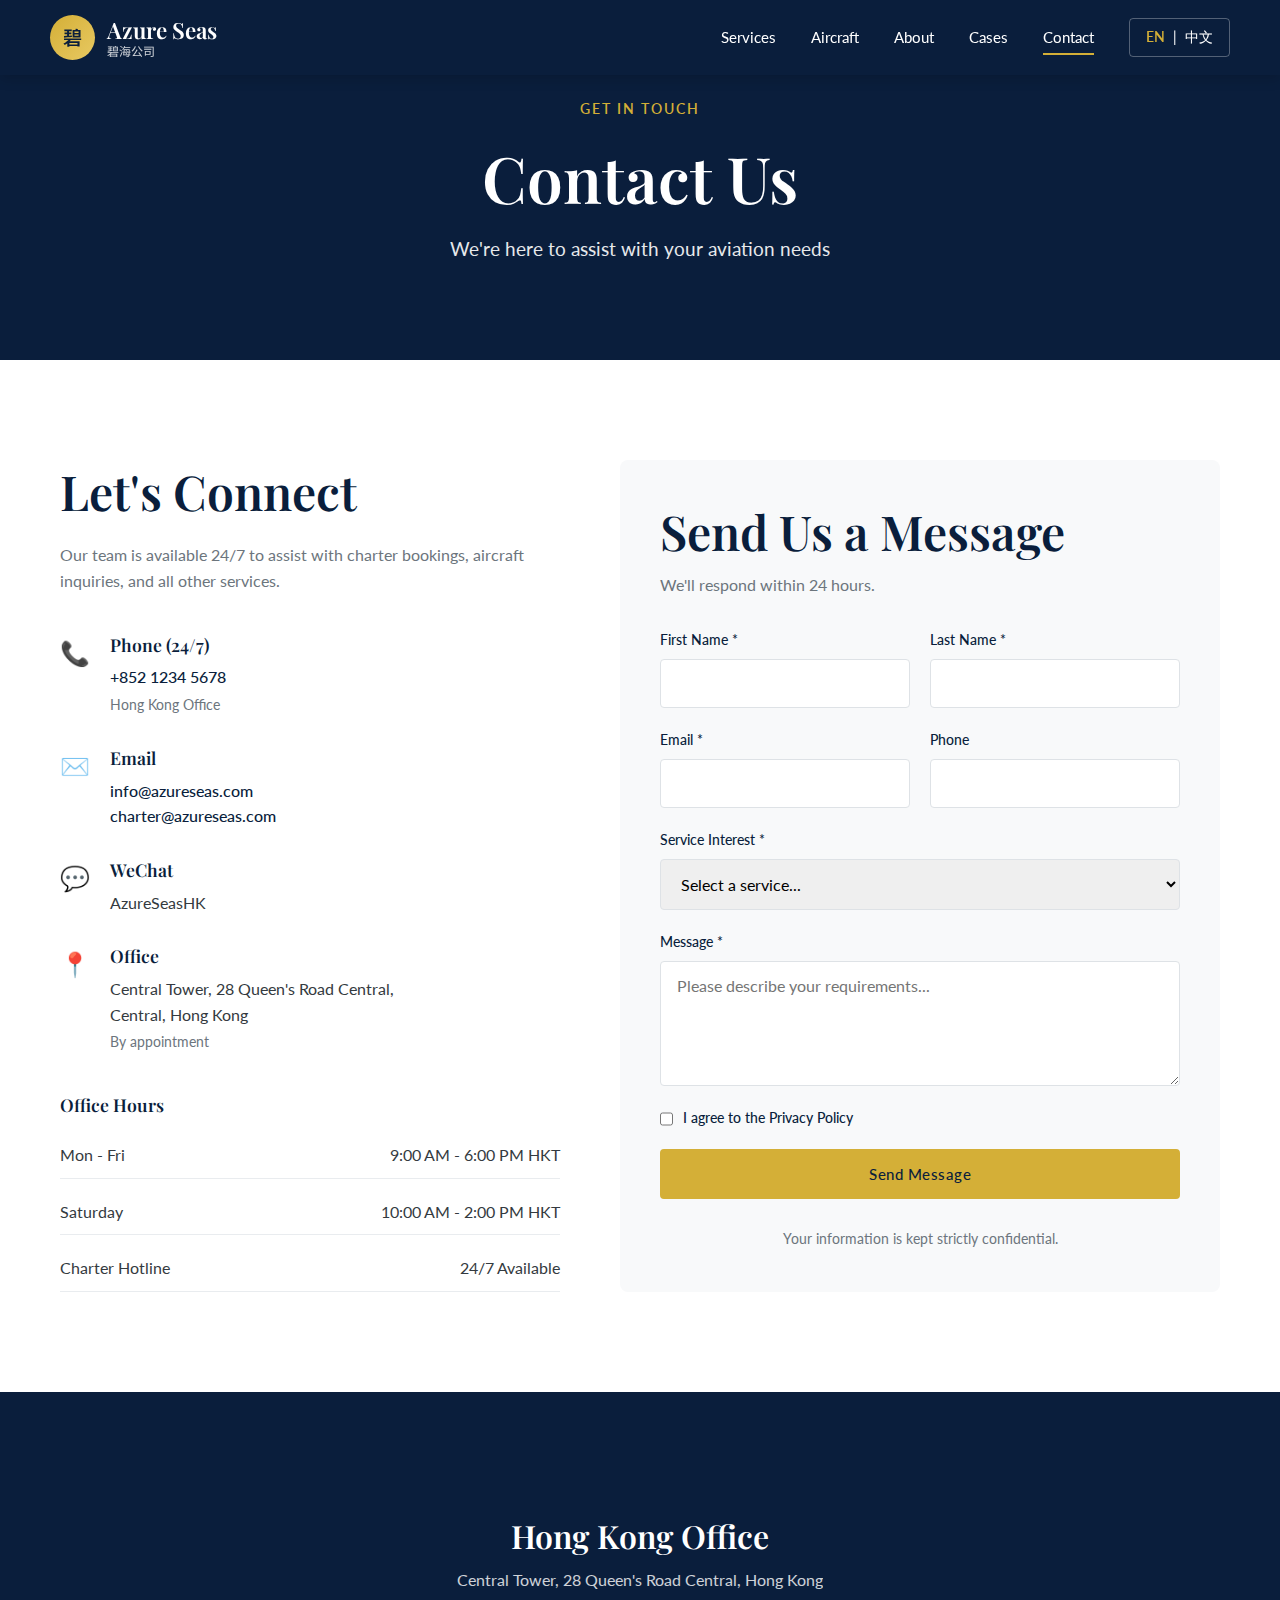
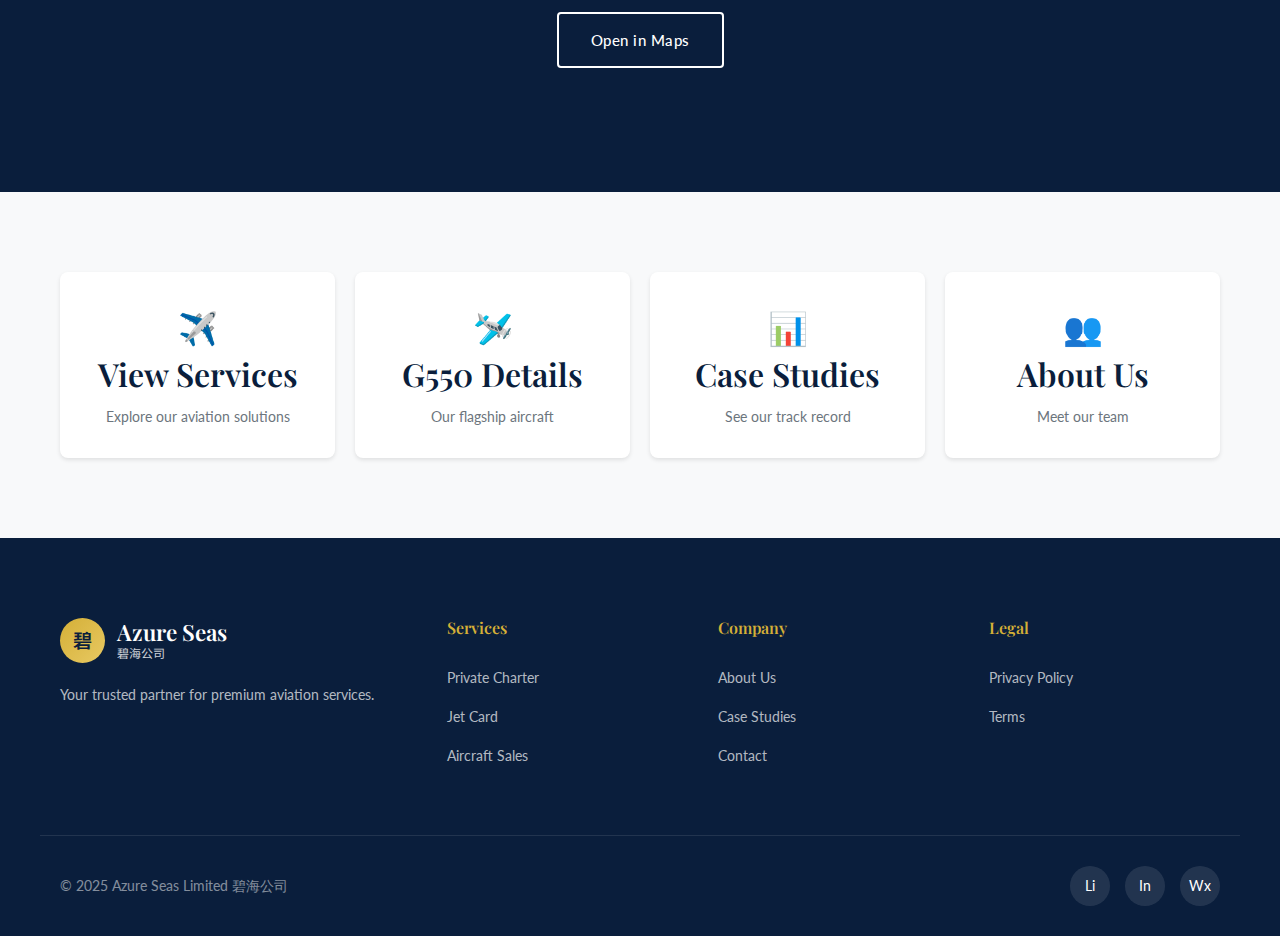
<file: contact.html>
<!DOCTYPE html>
<html lang="en">
<head>
    <meta charset="UTF-8">
    <meta name="viewport" content="width=device-width, initial-scale=1.0">
    <title>Contact Us | Azure Seas Limited 碧海公司</title>
    <link rel="preconnect" href="https://fonts.googleapis.com">
    <link rel="preconnect" href="https://fonts.gstatic.com" crossorigin>
    <link href="https://fonts.googleapis.com/css2?family=Playfair+Display:wght@400;500;600;700&family=Lato:wght@300;400;500;600&family=Noto+Sans+SC:wght@300;400;500;600&display=swap" rel="stylesheet">
    <link rel="stylesheet" href="styles.css">
</head>
<body>
    <nav class="nav scrolled" id="navbar">
        <a href="index.html" class="logo">
            <div class="logo-icon">碧</div>
            <div class="logo-text">Azure Seas<span>碧海公司</span></div>
        </a>
        <div class="nav-links">
            <a href="services.html" data-en="Services" data-cn="服务">Services</a>
            <a href="aircraft.html" data-en="Aircraft" data-cn="飞机">Aircraft</a>
            <a href="about.html" data-en="About" data-cn="关于我们">About</a>
            <a href="cases.html" data-en="Cases" data-cn="案例">Cases</a>
            <a href="contact.html" class="active" data-en="Contact" data-cn="联系">Contact</a>
            <div class="lang-switch" onclick="toggleLanguage()">
                <span class="active" id="lang-en">EN</span><span>|</span><span id="lang-cn">中文</span>
            </div>
        </div>
        <div class="mobile-toggle" onclick="toggleMobileMenu()"><span></span><span></span><span></span></div>
    </nav>
    <div class="mobile-menu" id="mobileMenu">
        <a href="index.html">Home</a><a href="services.html">Services</a><a href="aircraft.html">Aircraft</a>
        <a href="about.html">About</a><a href="cases.html">Cases</a><a href="contact.html">Contact</a>
    </div>

    <section class="page-header compact">
        <div class="page-header-bg"></div>
        <div class="page-header-content">
            <span class="section-label" data-en="Get in Touch" data-cn="联系我们">Get in Touch</span>
            <h1 data-en="Contact Us" data-cn="联系我们">Contact Us</h1>
            <p data-en="We're here to assist with your aviation needs" data-cn="我们随时为您的航空需求提供帮助">We're here to assist with your aviation needs</p>
        </div>
    </section>

    <section class="contact-section">
        <div class="container">
            <div class="contact-grid">
                <div class="contact-info">
                    <h2 data-en="Let's Connect" data-cn="联系我们">Let's Connect</h2>
                    <p data-en="Our team is available 24/7 to assist with charter bookings, aircraft inquiries, and all other services." data-cn="我们的团队全天候为您提供包机预订、飞机咨询及所有其他服务。">Our team is available 24/7 to assist with charter bookings, aircraft inquiries, and all other services.</p>
                    
                    <div class="contact-methods">
                        <div class="contact-method">
                            <div class="method-icon">📞</div>
                            <div class="method-details">
                                <h3 data-en="Phone (24/7)" data-cn="电话（24小时）">Phone (24/7)</h3>
                                <a href="tel:+85212345678">+852 1234 5678</a>
                                <span class="method-note" data-en="Hong Kong Office" data-cn="香港办公室">Hong Kong Office</span>
                            </div>
                        </div>
                        <div class="contact-method">
                            <div class="method-icon">✉️</div>
                            <div class="method-details">
                                <h3 data-en="Email" data-cn="邮箱">Email</h3>
                                <a href="mailto:info@azureseas.com">info@azureseas.com</a>
                                <a href="mailto:charter@azureseas.com">charter@azureseas.com</a>
                            </div>
                        </div>
                        <div class="contact-method">
                            <div class="method-icon">💬</div>
                            <div class="method-details">
                                <h3 data-en="WeChat" data-cn="微信">WeChat</h3>
                                <span>AzureSeasHK</span>
                            </div>
                        </div>
                        <div class="contact-method">
                            <div class="method-icon">📍</div>
                            <div class="method-details">
                                <h3 data-en="Office" data-cn="办公室">Office</h3>
                                <p>Central Tower, 28 Queen's Road Central,<br>Central, Hong Kong</p>
                                <span class="method-note" data-en="By appointment" data-cn="仅限预约">By appointment</span>
                            </div>
                        </div>
                    </div>

                    <div class="contact-hours">
                        <h3 data-en="Office Hours" data-cn="办公时间">Office Hours</h3>
                        <div class="hours-grid">
                            <div class="hours-row"><span data-en="Mon - Fri" data-cn="周一至周五">Mon - Fri</span><span>9:00 AM - 6:00 PM HKT</span></div>
                            <div class="hours-row"><span data-en="Saturday" data-cn="周六">Saturday</span><span>10:00 AM - 2:00 PM HKT</span></div>
                            <div class="hours-row"><span data-en="Charter Hotline" data-cn="包机热线">Charter Hotline</span><span data-en="24/7 Available" data-cn="全天候">24/7 Available</span></div>
                        </div>
                    </div>
                </div>

                <div class="contact-form-wrapper">
                    <div class="form-header">
                        <h2 data-en="Send Us a Message" data-cn="给我们留言">Send Us a Message</h2>
                        <p data-en="We'll respond within 24 hours." data-cn="我们将在24小时内回复。">We'll respond within 24 hours.</p>
                    </div>
                    <form class="contact-form" id="contactForm">
                        <div class="form-row">
                            <div class="form-group">
                                <label data-en="First Name *" data-cn="名 *">First Name *</label>
                                <input type="text" name="firstName" required>
                            </div>
                            <div class="form-group">
                                <label data-en="Last Name *" data-cn="姓 *">Last Name *</label>
                                <input type="text" name="lastName" required>
                            </div>
                        </div>
                        <div class="form-row">
                            <div class="form-group">
                                <label data-en="Email *" data-cn="邮箱 *">Email *</label>
                                <input type="email" name="email" required>
                            </div>
                            <div class="form-group">
                                <label data-en="Phone" data-cn="电话">Phone</label>
                                <input type="tel" name="phone">
                            </div>
                        </div>
                        <div class="form-group">
                            <label data-en="Service Interest *" data-cn="感兴趣的服务 *">Service Interest *</label>
                            <select name="service" required>
                                <option value="">Select a service...</option>
                                <option value="charter">Private Jet Charter</option>
                                <option value="jetcard">Jet Card Programs</option>
                                <option value="acquisition">Aircraft Acquisition</option>
                                <option value="brokerage">Aircraft Sales</option>
                                <option value="management">Jet Management</option>
                                <option value="yacht">Yacht Services</option>
                                <option value="other">Other</option>
                            </select>
                        </div>
                        <div class="form-group">
                            <label data-en="Message *" data-cn="留言 *">Message *</label>
                            <textarea name="message" rows="5" required placeholder="Please describe your requirements..."></textarea>
                        </div>
                        <div class="form-group checkbox-group">
                            <label class="checkbox-label">
                                <input type="checkbox" name="privacy" required>
                                <span data-en="I agree to the Privacy Policy" data-cn="我同意隐私政策">I agree to the Privacy Policy</span>
                            </label>
                        </div>
                        <button type="submit" class="btn btn-primary btn-full" data-en="Send Message" data-cn="发送消息">Send Message</button>
                        <p class="form-disclaimer" data-en="Your information is kept strictly confidential." data-cn="您的信息将被严格保密。">Your information is kept strictly confidential.</p>
                    </form>
                </div>
            </div>
        </div>
    </section>

    <section class="map-section">
        <div class="map-placeholder">
            <div class="map-overlay">
                <div class="map-content">
                    <h3 data-en="Hong Kong Office" data-cn="香港办公室">Hong Kong Office</h3>
                    <p>Central Tower, 28 Queen's Road Central, Hong Kong</p>
                    <a href="https://maps.google.com" target="_blank" class="btn btn-outline" data-en="Open in Maps" data-cn="打开地图">Open in Maps</a>
                </div>
            </div>
        </div>
    </section>

    <section class="quick-links-section">
        <div class="container">
            <div class="quick-links-grid">
                <a href="services.html" class="quick-link-card">
                    <span class="quick-link-icon">✈️</span>
                    <h3 data-en="View Services" data-cn="查看服务">View Services</h3>
                    <p data-en="Explore our aviation solutions" data-cn="探索我们的航空解决方案">Explore our aviation solutions</p>
                </a>
                <a href="aircraft.html" class="quick-link-card">
                    <span class="quick-link-icon">🛩️</span>
                    <h3 data-en="G550 Details" data-cn="G550详情">G550 Details</h3>
                    <p data-en="Our flagship aircraft" data-cn="我们的旗舰飞机">Our flagship aircraft</p>
                </a>
                <a href="cases.html" class="quick-link-card">
                    <span class="quick-link-icon">📊</span>
                    <h3 data-en="Case Studies" data-cn="案例">Case Studies</h3>
                    <p data-en="See our track record" data-cn="查看我们的业绩">See our track record</p>
                </a>
                <a href="about.html" class="quick-link-card">
                    <span class="quick-link-icon">👥</span>
                    <h3 data-en="About Us" data-cn="关于我们">About Us</h3>
                    <p data-en="Meet our team" data-cn="认识我们的团队">Meet our team</p>
                </a>
            </div>
        </div>
    </section>

    <footer class="footer">
        <div class="footer-top">
            <div class="footer-brand">
                <a href="index.html" class="logo"><div class="logo-icon">碧</div><div class="logo-text">Azure Seas<span>碧海公司</span></div></a>
                <p>Your trusted partner for premium aviation services.</p>
            </div>
            <div class="footer-links"><h4>Services</h4><a href="services.html">Private Charter</a><a href="aircraft.html">Jet Card</a><a href="services.html">Aircraft Sales</a></div>
            <div class="footer-links"><h4>Company</h4><a href="about.html">About Us</a><a href="cases.html">Case Studies</a><a href="contact.html">Contact</a></div>
            <div class="footer-links"><h4>Legal</h4><a href="#">Privacy Policy</a><a href="#">Terms</a></div>
        </div>
        <div class="footer-bottom"><p>© 2025 Azure Seas Limited 碧海公司</p><div class="social-links"><a href="#">Li</a><a href="#">In</a><a href="#">Wx</a></div></div>
    </footer>
    <script src="script.js"></script>
</body>
</html>
</file>
<file: styles.css>
/* Azure Seas - Global Styles */

*, *::before, *::after { margin: 0; padding: 0; box-sizing: border-box; }

:root {
    --navy: #0A1E3C;
    --navy-light: #1a3a5c;
    --gold: #D4AF37;
    --gold-light: #E8C962;
    --white: #FFFFFF;
    --gray-100: #F8F9FA;
    --gray-200: #E9ECEF;
    --gray-300: #DEE2E6;
    --gray-600: #6C757D;
    --gray-800: #343A40;
    --font-heading: 'Playfair Display', serif;
    --font-body: 'Lato', sans-serif;
    --font-chinese: 'Noto Sans SC', sans-serif;
    --shadow-sm: 0 2px 4px rgba(0,0,0,0.1);
    --shadow-md: 0 4px 12px rgba(0,0,0,0.15);
    --shadow-lg: 0 8px 30px rgba(0,0,0,0.2);
    --transition: all 0.3s ease;
}

html { scroll-behavior: smooth; }
body { font-family: var(--font-body); color: var(--gray-800); line-height: 1.6; background: var(--white); }
.container { max-width: 1200px; margin: 0 auto; padding: 0 20px; }
img { max-width: 100%; height: auto; }
a { text-decoration: none; color: inherit; transition: var(--transition); }

h1, h2, h3, h4, h5, h6 { font-family: var(--font-heading); font-weight: 600; line-height: 1.3; color: var(--navy); }
h1 { font-size: clamp(2.5rem, 5vw, 4rem); }
h2 { font-size: clamp(2rem, 4vw, 3rem); }
h3 { font-size: clamp(1.5rem, 3vw, 2rem); }

/* Buttons */
.btn { display: inline-block; padding: 14px 32px; font-family: var(--font-body); font-size: 0.95rem; font-weight: 500; letter-spacing: 0.5px; border-radius: 4px; cursor: pointer; transition: var(--transition); border: 2px solid transparent; text-align: center; }
.btn-primary { background: var(--gold); color: var(--navy); border-color: var(--gold); }
.btn-primary:hover { background: var(--gold-light); border-color: var(--gold-light); transform: translateY(-2px); box-shadow: var(--shadow-md); }
.btn-outline { background: transparent; color: var(--white); border-color: var(--white); }
.btn-outline:hover { background: var(--white); color: var(--navy); }
.btn-full { width: 100%; }

/* Navigation */
.nav { position: fixed; top: 0; left: 0; right: 0; z-index: 1000; display: flex; justify-content: space-between; align-items: center; padding: 20px 50px; transition: var(--transition); }
.nav.scrolled { background: var(--navy); padding: 15px 50px; box-shadow: var(--shadow-md); }
.logo { display: flex; align-items: center; gap: 12px; }
.logo-icon { width: 45px; height: 45px; background: linear-gradient(135deg, var(--gold), var(--gold-light)); border-radius: 50%; display: flex; align-items: center; justify-content: center; font-family: var(--font-chinese); font-size: 1.2rem; color: var(--navy); font-weight: 600; }
.logo-text { color: var(--white); font-family: var(--font-heading); font-size: 1.4rem; font-weight: 600; line-height: 1.2; }
.logo-text span { display: block; font-family: var(--font-chinese); font-size: 0.75rem; font-weight: 400; opacity: 0.8; }
.nav-links { display: flex; align-items: center; gap: 35px; }
.nav-links a { color: var(--white); font-size: 0.95rem; font-weight: 400; position: relative; }
.nav-links a::after { content: ''; position: absolute; bottom: -5px; left: 0; width: 0; height: 2px; background: var(--gold); transition: var(--transition); }
.nav-links a:hover::after, .nav-links a.active::after { width: 100%; }
.lang-switch { display: flex; gap: 8px; color: var(--white); font-size: 0.85rem; cursor: pointer; padding: 8px 16px; border: 1px solid rgba(255,255,255,0.3); border-radius: 4px; }
.lang-switch span.active { color: var(--gold); font-weight: 600; }
.mobile-toggle { display: none; flex-direction: column; gap: 5px; cursor: pointer; }
.mobile-toggle span { width: 25px; height: 2px; background: var(--white); transition: var(--transition); }
.mobile-menu { display: none; position: fixed; top: 70px; left: 0; right: 0; background: var(--navy); padding: 20px; flex-direction: column; gap: 15px; z-index: 999; }
.mobile-menu.active { display: flex; }
.mobile-menu a { color: var(--white); padding: 10px 0; border-bottom: 1px solid rgba(255,255,255,0.1); }

/* Hero */
.hero { height: 100vh; min-height: 700px; position: relative; display: flex; align-items: center; justify-content: center; overflow: hidden; }
.hero-bg { position: absolute; inset: 0; background: url('https://images.unsplash.com/photo-1540962351504-03099e0a754b?q=80&w=2574&auto=format&fit=crop') center/cover; animation: heroZoom 20s ease-in-out infinite alternate; }
.hero-bg::after { content: ''; position: absolute; inset: 0; background: linear-gradient(to bottom, rgba(10,30,60,0.7), rgba(10,30,60,0.9)); }
@keyframes heroZoom { from { transform: scale(1); } to { transform: scale(1.1); } }
.hero-content { position: relative; z-index: 2; text-align: center; color: var(--white); max-width: 900px; padding: 0 20px; }
.hero-content .section-label { color: var(--gold); }
.hero-content h1 { color: var(--white); margin: 20px 0; }
.hero-content p { font-size: 1.25rem; opacity: 0.9; max-width: 700px; margin: 0 auto 40px; }
.hero-buttons { display: flex; gap: 20px; justify-content: center; flex-wrap: wrap; }

/* Page Header */
.page-header { height: 50vh; min-height: 400px; position: relative; display: flex; align-items: center; justify-content: center; background: var(--navy); }
.page-header.compact { height: 40vh; min-height: 300px; }
.page-header-bg { position: absolute; inset: 0; background: url('https://images.unsplash.com/photo-1436491865332-7a61a109cc05?q=80&w=2574&auto=format&fit=crop') center/cover; opacity: 0.3; }
.page-header-content { position: relative; z-index: 2; text-align: center; color: var(--white); padding: 0 20px; }
.page-header-content h1 { color: var(--white); margin: 15px 0; }
.page-header-content p { font-size: 1.2rem; opacity: 0.9; }

/* Section Styles */
.section-label { display: inline-block; color: var(--gold); font-size: 0.9rem; font-weight: 600; letter-spacing: 2px; text-transform: uppercase; }
.section-header { text-align: center; max-width: 700px; margin: 0 auto 60px; }
.section-title { margin: 15px 0; }
.section-desc { color: var(--gray-600); font-size: 1.1rem; }

/* Stats Bar */
.stats-bar, .specs-bar { background: var(--navy); padding: 40px 0; }
.stats-bar-grid, .specs-bar-grid { display: grid; grid-template-columns: repeat(4, 1fr); gap: 30px; text-align: center; }
.stat-item, .spec-bar-item { color: var(--white); }
.stat-number, .spec-bar-value { display: block; font-family: var(--font-heading); font-size: 2.5rem; color: var(--gold); font-weight: 600; }
.stat-label, .spec-bar-label { font-size: 0.9rem; opacity: 0.8; margin-top: 5px; }

/* Services */
.services-grid { display: grid; grid-template-columns: repeat(auto-fit, minmax(280px, 1fr)); gap: 30px; padding: 80px 0; }
.service-card { background: var(--white); border-radius: 8px; padding: 40px 30px; text-align: center; box-shadow: var(--shadow-sm); transition: var(--transition); border: 1px solid var(--gray-200); }
.service-card:hover { transform: translateY(-10px); box-shadow: var(--shadow-lg); border-color: var(--gold); }
.service-icon { font-size: 3rem; margin-bottom: 20px; }
.service-card h3 { margin-bottom: 15px; }
.service-card p { color: var(--gray-600); margin-bottom: 25px; }
.service-link { color: var(--gold); font-weight: 600; }

.services-section { padding: 100px 0; }
.services-section.lifestyle { background: var(--gray-100); }
.service-detail { display: grid; grid-template-columns: 1fr 1fr; gap: 60px; align-items: center; margin-bottom: 100px; }
.service-detail.reverse { direction: rtl; }
.service-detail.reverse > * { direction: ltr; }
.service-detail-icon { font-size: 3rem; margin-bottom: 20px; }
.service-detail-content h3 { font-size: 2rem; margin-bottom: 20px; }
.service-lead { font-size: 1.15rem; color: var(--gray-600); margin-bottom: 30px; }
.service-features { margin-bottom: 30px; }
.feature-item { display: flex; align-items: center; gap: 12px; padding: 10px 0; border-bottom: 1px solid var(--gray-200); }
.feature-icon { color: var(--gold); font-weight: bold; }
.service-detail-image img { border-radius: 8px; box-shadow: var(--shadow-lg); }
.highlight-box { background: var(--gray-100); padding: 20px; border-radius: 8px; border-left: 4px solid var(--gold); margin-bottom: 30px; }
.highlight-label { display: block; color: var(--gold); font-weight: 600; font-size: 0.85rem; margin-bottom: 5px; }

/* Jet Card Tiers */
.jetcard-tiers { display: grid; grid-template-columns: repeat(3, 1fr); gap: 20px; margin: 30px 0; }
.tier-card { background: var(--white); border: 1px solid var(--gray-200); border-radius: 8px; padding: 25px 20px; text-align: center; }
.tier-card.featured { border-color: var(--gold); box-shadow: var(--shadow-md); position: relative; }
.tier-badge { position: absolute; top: -12px; left: 50%; transform: translateX(-50%); background: var(--gold); color: var(--navy); padding: 4px 16px; border-radius: 20px; font-size: 0.75rem; font-weight: 600; }
.tier-hours { font-size: 2.5rem; font-family: var(--font-heading); color: var(--navy); margin: 10px 0; }
.tier-hours span { font-size: 1rem; color: var(--gray-600); }
.tier-card ul { list-style: none; text-align: left; margin-top: 15px; }
.tier-card li { padding: 8px 0; font-size: 0.9rem; color: var(--gray-600); border-bottom: 1px solid var(--gray-100); }

/* Lifestyle */
.lifestyle-grid { display: grid; grid-template-columns: repeat(auto-fit, minmax(280px, 1fr)); gap: 30px; }
.lifestyle-card { background: var(--white); padding: 40px 30px; border-radius: 8px; box-shadow: var(--shadow-sm); transition: var(--transition); }
.lifestyle-card:hover { transform: translateY(-5px); box-shadow: var(--shadow-md); }
.lifestyle-icon { font-size: 2.5rem; margin-bottom: 20px; }
.lifestyle-card h3 { margin-bottom: 15px; }
.lifestyle-card p { color: var(--gray-600); margin-bottom: 20px; }

/* Aircraft */
.aircraft-hero { height: 70vh; min-height: 500px; position: relative; display: flex; align-items: center; justify-content: center; background: var(--navy); }
.aircraft-hero-bg { position: absolute; inset: 0; background: url('https://images.unsplash.com/photo-1540962351504-03099e0a754b?q=80&w=2574&auto=format&fit=crop') center/cover; opacity: 0.4; }
.aircraft-hero-content { position: relative; z-index: 2; text-align: center; color: var(--white); }
.aircraft-hero-content h1 { color: var(--white); font-size: clamp(3rem, 6vw, 5rem); margin: 20px 0; }

.aircraft-overview { padding: 100px 0; }
.overview-grid { display: grid; grid-template-columns: 1fr 1fr; gap: 60px; align-items: center; }
.overview-content h2 { margin: 15px 0 25px; }
.overview-content p { color: var(--gray-600); margin-bottom: 20px; }
.overview-image img { border-radius: 8px; box-shadow: var(--shadow-lg); }

.aircraft-specs { padding: 100px 0; background: var(--gray-100); }
.specs-categories { display: grid; grid-template-columns: repeat(3, 1fr); gap: 40px; }
.specs-category h3 { color: var(--gold); margin-bottom: 25px; padding-bottom: 15px; border-bottom: 2px solid var(--gold); }
.spec-row { display: flex; justify-content: space-between; padding: 12px 0; border-bottom: 1px solid var(--gray-300); }
.spec-name { color: var(--gray-600); }
.spec-value { font-weight: 600; color: var(--navy); }

.cabin-gallery { padding: 100px 0; }
.gallery-grid { display: grid; grid-template-columns: 2fr 1fr 1fr; gap: 20px; }
.gallery-item { position: relative; border-radius: 8px; overflow: hidden; }
.gallery-item.large { grid-row: span 2; }
.gallery-item img { width: 100%; height: 100%; object-fit: cover; transition: var(--transition); }
.gallery-item:hover img { transform: scale(1.05); }
.gallery-overlay { position: absolute; bottom: 0; left: 0; right: 0; padding: 20px; background: linear-gradient(transparent, rgba(10,30,60,0.9)); color: var(--white); }

/* Jet Card Section */
.jetcard-section { padding: 100px 0; background: var(--gray-100); }
.jetcard-grid { display: grid; grid-template-columns: repeat(3, 1fr); gap: 30px; }
.jetcard-card { background: var(--white); border-radius: 8px; padding: 40px 30px; text-align: center; box-shadow: var(--shadow-sm); position: relative; }
.jetcard-card.featured { border: 2px solid var(--gold); box-shadow: var(--shadow-md); }
.jetcard-badge { position: absolute; top: -15px; left: 50%; transform: translateX(-50%); background: var(--gold); color: var(--navy); padding: 6px 20px; border-radius: 20px; font-size: 0.8rem; font-weight: 600; }
.jetcard-header h3 { margin-bottom: 10px; }
.jetcard-hours { font-size: 3rem; font-family: var(--font-heading); color: var(--navy); }
.jetcard-hours span { font-size: 1rem; color: var(--gray-600); }
.jetcard-features { list-style: none; text-align: left; margin: 30px 0; }
.jetcard-features li { padding: 12px 0; border-bottom: 1px solid var(--gray-200); color: var(--gray-600); }

/* Forms */
.inquiry-section { padding: 100px 0; }
.inquiry-wrapper { display: grid; grid-template-columns: 1fr 1.2fr; gap: 60px; }
.inquiry-info h2 { margin: 15px 0 20px; }
.inquiry-info > p { color: var(--gray-600); margin-bottom: 40px; }
.inquiry-contact { display: flex; flex-direction: column; gap: 25px; }
.contact-item { display: flex; gap: 15px; align-items: flex-start; }
.contact-icon { font-size: 1.5rem; }
.contact-label { display: block; font-size: 0.85rem; color: var(--gray-600); margin-bottom: 5px; }
.contact-item a { color: var(--navy); font-weight: 600; }
.contact-item a:hover { color: var(--gold); }

.inquiry-form-container, .contact-form-wrapper { background: var(--gray-100); padding: 40px; border-radius: 8px; }
.form-header { margin-bottom: 30px; }
.form-header h2 { margin-bottom: 10px; }
.form-header p { color: var(--gray-600); }
.inquiry-form, .contact-form { display: flex; flex-direction: column; gap: 20px; }
.form-row { display: grid; grid-template-columns: 1fr 1fr; gap: 20px; }
.form-group { display: flex; flex-direction: column; gap: 8px; }
.form-group label { font-size: 0.9rem; font-weight: 500; color: var(--navy); }
.form-group input, .form-group select, .form-group textarea { padding: 14px 16px; border: 1px solid var(--gray-300); border-radius: 4px; font-family: var(--font-body); font-size: 1rem; transition: var(--transition); }
.form-group input:focus, .form-group select:focus, .form-group textarea:focus { outline: none; border-color: var(--gold); box-shadow: 0 0 0 3px rgba(212, 175, 55, 0.1); }
.checkbox-group { flex-direction: row; align-items: flex-start; }
.checkbox-label { display: flex; gap: 10px; cursor: pointer; font-size: 0.9rem; color: var(--gray-600); }
.checkbox-label input { margin-top: 3px; }
.form-note, .form-disclaimer { font-size: 0.85rem; color: var(--gray-600); text-align: center; margin-top: 10px; }

/* Cases */
.cases-stats { background: var(--navy); padding: 50px 0; }
.cases-stats-grid { display: grid; grid-template-columns: repeat(4, 1fr); gap: 30px; text-align: center; }
.cases-stat-number { display: block; font-size: 2.5rem; font-family: var(--font-heading); color: var(--gold); font-weight: 600; }
.cases-stat-label { color: var(--white); opacity: 0.8; font-size: 0.9rem; }

.featured-case { padding: 100px 0; }
.featured-case-wrapper { display: grid; grid-template-columns: 1fr 1.5fr; gap: 60px; }
.featured-case-image { position: relative; }
.featured-case-image img { border-radius: 8px; box-shadow: var(--shadow-lg); }
.case-badge { position: absolute; top: 20px; left: 20px; background: var(--gold); color: var(--navy); padding: 8px 20px; border-radius: 4px; font-size: 0.85rem; font-weight: 600; }
.case-category { color: var(--gold); font-size: 0.9rem; font-weight: 600; letter-spacing: 1px; text-transform: uppercase; }
.featured-case-content h2 { margin: 15px 0 30px; }
.case-details { display: grid; grid-template-columns: repeat(3, 1fr); gap: 20px; margin-bottom: 30px; padding: 20px 0; border-top: 1px solid var(--gray-200); border-bottom: 1px solid var(--gray-200); }
.detail-label { display: block; font-size: 0.85rem; color: var(--gray-600); margin-bottom: 5px; }
.detail-value { font-weight: 600; color: var(--navy); }
.case-story h3 { color: var(--gold); font-size: 1.2rem; margin: 25px 0 15px; }
.case-story p { color: var(--gray-600); line-height: 1.8; }
.case-testimonial { background: var(--gray-100); padding: 30px; border-radius: 8px; margin-top: 30px; border-left: 4px solid var(--gold); }
.case-testimonial p { font-style: italic; font-size: 1.1rem; color: var(--navy); margin-bottom: 15px; }
.testimonial-author { color: var(--gold); font-weight: 600; }

.cases-grid-section { padding: 100px 0; background: var(--gray-100); }
.cases-grid { display: grid; grid-template-columns: repeat(3, 1fr); gap: 30px; }
.case-card { background: var(--white); border-radius: 8px; overflow: hidden; box-shadow: var(--shadow-sm); transition: var(--transition); }
.case-card:hover { transform: translateY(-5px); box-shadow: var(--shadow-md); }
.case-card-image { position: relative; height: 200px; }
.case-card-image img { width: 100%; height: 100%; object-fit: cover; }
.case-category-tag { position: absolute; top: 15px; left: 15px; background: var(--gold); color: var(--navy); padding: 5px 15px; border-radius: 4px; font-size: 0.75rem; font-weight: 600; }
.case-card-content { padding: 25px; }
.case-card-content h3 { font-size: 1.3rem; margin-bottom: 15px; }
.case-card-content p { color: var(--gray-600); margin-bottom: 20px; }
.case-card-stats { display: flex; gap: 20px; }
.case-mini-stat { text-align: center; }
.mini-stat-value { display: block; font-size: 1.5rem; font-family: var(--font-heading); color: var(--gold); font-weight: 600; }
.mini-stat-label { font-size: 0.75rem; color: var(--gray-600); }

.industries-section { padding: 80px 0; }
.industries-grid { display: grid; grid-template-columns: repeat(6, 1fr); gap: 20px; }
.industry-item { text-align: center; padding: 30px 20px; background: var(--gray-100); border-radius: 8px; transition: var(--transition); }
.industry-item:hover { background: var(--navy); color: var(--white); }
.industry-icon { font-size: 2rem; margin-bottom: 15px; }

/* About */
.about-mission { padding: 100px 0; }
.mission-grid { display: grid; grid-template-columns: 1.2fr 1fr; gap: 60px; align-items: center; }
.mission-content h2 { margin: 15px 0 25px; }
.mission-content p { color: var(--gray-600); margin-bottom: 20px; }
.mission-stats { display: flex; gap: 40px; margin-top: 40px; padding-top: 40px; border-top: 1px solid var(--gray-200); }
.mission-stat { text-align: center; }
.mission-stat .stat-number { display: block; font-size: 2rem; font-family: var(--font-heading); color: var(--gold); font-weight: 600; }
.mission-stat .stat-label { font-size: 0.85rem; color: var(--gray-600); }
.mission-image { position: relative; }
.mission-image img { border-radius: 8px; box-shadow: var(--shadow-lg); }
.mission-image-accent { position: absolute; bottom: -20px; right: -20px; width: 100px; height: 100px; background: var(--gold); border-radius: 8px; z-index: -1; }

.about-values { padding: 100px 0; background: var(--gray-100); }
.values-grid { display: grid; grid-template-columns: repeat(4, 1fr); gap: 30px; }
.value-card { background: var(--white); padding: 40px 30px; border-radius: 8px; box-shadow: var(--shadow-sm); }
.value-number { font-size: 3rem; font-family: var(--font-heading); color: var(--gold); opacity: 0.3; margin-bottom: 15px; }
.value-card h3 { margin-bottom: 15px; }
.value-card p { color: var(--gray-600); }

.about-team { padding: 100px 0; }
.team-grid { display: grid; grid-template-columns: repeat(2, 1fr); gap: 40px; }
.team-card { display: grid; grid-template-columns: 150px 1fr; gap: 30px; background: var(--white); padding: 30px; border-radius: 8px; box-shadow: var(--shadow-sm); }
.team-photo-placeholder { width: 150px; height: 150px; background: var(--navy); border-radius: 50%; display: flex; align-items: center; justify-content: center; color: var(--gold); font-size: 2rem; font-family: var(--font-heading); }
.team-info h3 { margin-bottom: 5px; }
.team-role { color: var(--gold); font-size: 0.9rem; font-weight: 600; }
.team-info p { color: var(--gray-600); margin: 15px 0; font-size: 0.95rem; }
.team-credentials { display: flex; gap: 10px; flex-wrap: wrap; }
.team-credentials span { background: var(--gray-100); padding: 5px 12px; border-radius: 4px; font-size: 0.8rem; color: var(--gray-600); }

.about-certs { padding: 80px 0; background: var(--gray-100); }
.certs-grid { display: grid; grid-template-columns: repeat(4, 1fr); gap: 20px; }
.cert-item { display: flex; align-items: center; gap: 15px; background: var(--white); padding: 20px; border-radius: 8px; }
.cert-icon { width: 40px; height: 40px; background: var(--gold); color: var(--navy); border-radius: 50%; display: flex; align-items: center; justify-content: center; font-weight: bold; }

/* Contact */
.contact-section { padding: 100px 0; }
.contact-grid { display: grid; grid-template-columns: 1fr 1.2fr; gap: 60px; }
.contact-info h2 { margin-bottom: 20px; }
.contact-info > p { color: var(--gray-600); margin-bottom: 40px; }
.contact-methods { display: flex; flex-direction: column; gap: 30px; margin-bottom: 40px; }
.contact-method { display: flex; gap: 20px; }
.method-icon { font-size: 1.5rem; }
.method-details h3 { font-size: 1.1rem; margin-bottom: 8px; }
.method-details a { display: block; color: var(--navy); font-weight: 500; }
.method-details a:hover { color: var(--gold); }
.method-note { display: block; font-size: 0.85rem; color: var(--gray-600); margin-top: 5px; }
.wechat-qr { margin-top: 10px; }
.qr-placeholder { width: 100px; height: 100px; background: var(--gray-200); display: flex; align-items: center; justify-content: center; font-size: 0.8rem; color: var(--gray-600); border-radius: 4px; }
.contact-hours h3 { font-size: 1.1rem; margin-bottom: 15px; }
.hours-grid { display: flex; flex-direction: column; gap: 10px; }
.hours-row { display: flex; justify-content: space-between; padding: 10px 0; border-bottom: 1px solid var(--gray-200); }

.map-section { height: 400px; background: var(--gray-200); }
.map-placeholder { height: 100%; background: var(--navy); display: flex; align-items: center; justify-content: center; }
.map-overlay { text-align: center; color: var(--white); }
.map-content h3 { color: var(--white); margin-bottom: 10px; }
.map-content p { opacity: 0.8; margin-bottom: 20px; }

.quick-links-section { padding: 80px 0; background: var(--gray-100); }
.quick-links-grid { display: grid; grid-template-columns: repeat(4, 1fr); gap: 20px; }
.quick-link-card { background: var(--white); padding: 30px; border-radius: 8px; text-align: center; transition: var(--transition); box-shadow: var(--shadow-sm); }
.quick-link-card:hover { transform: translateY(-5px); box-shadow: var(--shadow-md); }
.quick-link-icon { font-size: 2rem; margin-bottom: 15px; }
.quick-link-card h3 { margin-bottom: 10px; }
.quick-link-card p { color: var(--gray-600); font-size: 0.9rem; }

/* CTA */
.cta { background: var(--navy); padding: 80px 20px; text-align: center; color: var(--white); }
.cta h2 { color: var(--white); margin: 15px 0; }
.cta p { opacity: 0.9; max-width: 600px; margin: 0 auto 30px; }
.cta-buttons { display: flex; gap: 20px; justify-content: center; flex-wrap: wrap; }

/* Footer */
.footer { background: var(--navy); color: var(--white); padding-top: 80px; }
.footer-top { display: grid; grid-template-columns: 1.5fr repeat(3, 1fr); gap: 40px; max-width: 1200px; margin: 0 auto; padding: 0 20px 60px; border-bottom: 1px solid rgba(255,255,255,0.1); }
.footer-brand p { color: rgba(255,255,255,0.7); margin-top: 20px; font-size: 0.9rem; }
.footer-links h4 { color: var(--gold); font-size: 1rem; margin-bottom: 20px; }
.footer-links a { display: block; color: rgba(255,255,255,0.7); padding: 8px 0; font-size: 0.9rem; }
.footer-links a:hover { color: var(--gold); }
.footer-bottom { display: flex; justify-content: space-between; align-items: center; max-width: 1200px; margin: 0 auto; padding: 30px 20px; }
.footer-bottom p { color: rgba(255,255,255,0.5); font-size: 0.85rem; }
.social-links { display: flex; gap: 15px; }
.social-links a { width: 40px; height: 40px; background: rgba(255,255,255,0.1); border-radius: 50%; display: flex; align-items: center; justify-content: center; color: var(--white); font-size: 0.85rem; }
.social-links a:hover { background: var(--gold); color: var(--navy); }

/* Animations */
.fade-in { opacity: 0; transform: translateY(30px); transition: opacity 0.6s ease, transform 0.6s ease; }
.fade-in.visible { opacity: 1; transform: translateY(0); }

/* Responsive */
@media (max-width: 1024px) {
    .nav-links { display: none; }
    .mobile-toggle { display: flex; }
    .service-detail, .overview-grid, .mission-grid, .inquiry-wrapper, .contact-grid, .featured-case-wrapper { grid-template-columns: 1fr; }
    .service-detail.reverse { direction: ltr; }
    .specs-categories, .jetcard-tiers, .jetcard-grid, .values-grid, .certs-grid, .cases-grid, .quick-links-grid { grid-template-columns: repeat(2, 1fr); }
    .team-grid { grid-template-columns: 1fr; }
    .team-card { grid-template-columns: 1fr; text-align: center; }
    .team-photo-placeholder { margin: 0 auto; }
    .footer-top { grid-template-columns: 1fr 1fr; }
    .industries-grid { grid-template-columns: repeat(3, 1fr); }
    .gallery-grid { grid-template-columns: 1fr; }
    .gallery-item.large { grid-row: auto; }
}

@media (max-width: 768px) {
    .nav { padding: 15px 20px; }
    .stats-bar-grid, .specs-bar-grid, .cases-stats-grid, .case-details { grid-template-columns: repeat(2, 1fr); }
    .form-row { grid-template-columns: 1fr; }
    .specs-categories, .jetcard-tiers, .jetcard-grid, .values-grid, .certs-grid, .cases-grid, .quick-links-grid { grid-template-columns: 1fr; }
    .footer-top { grid-template-columns: 1fr; text-align: center; }
    .footer-bottom { flex-direction: column; gap: 20px; }
    .industries-grid { grid-template-columns: repeat(2, 1fr); }
    .mission-stats { flex-direction: column; gap: 20px; }
}

@media (max-width: 480px) {
    .stats-bar-grid, .specs-bar-grid, .cases-stats-grid { grid-template-columns: 1fr; }
    .hero-buttons, .cta-buttons { flex-direction: column; align-items: center; }
    .industries-grid { grid-template-columns: 1fr; }
}
</file>
